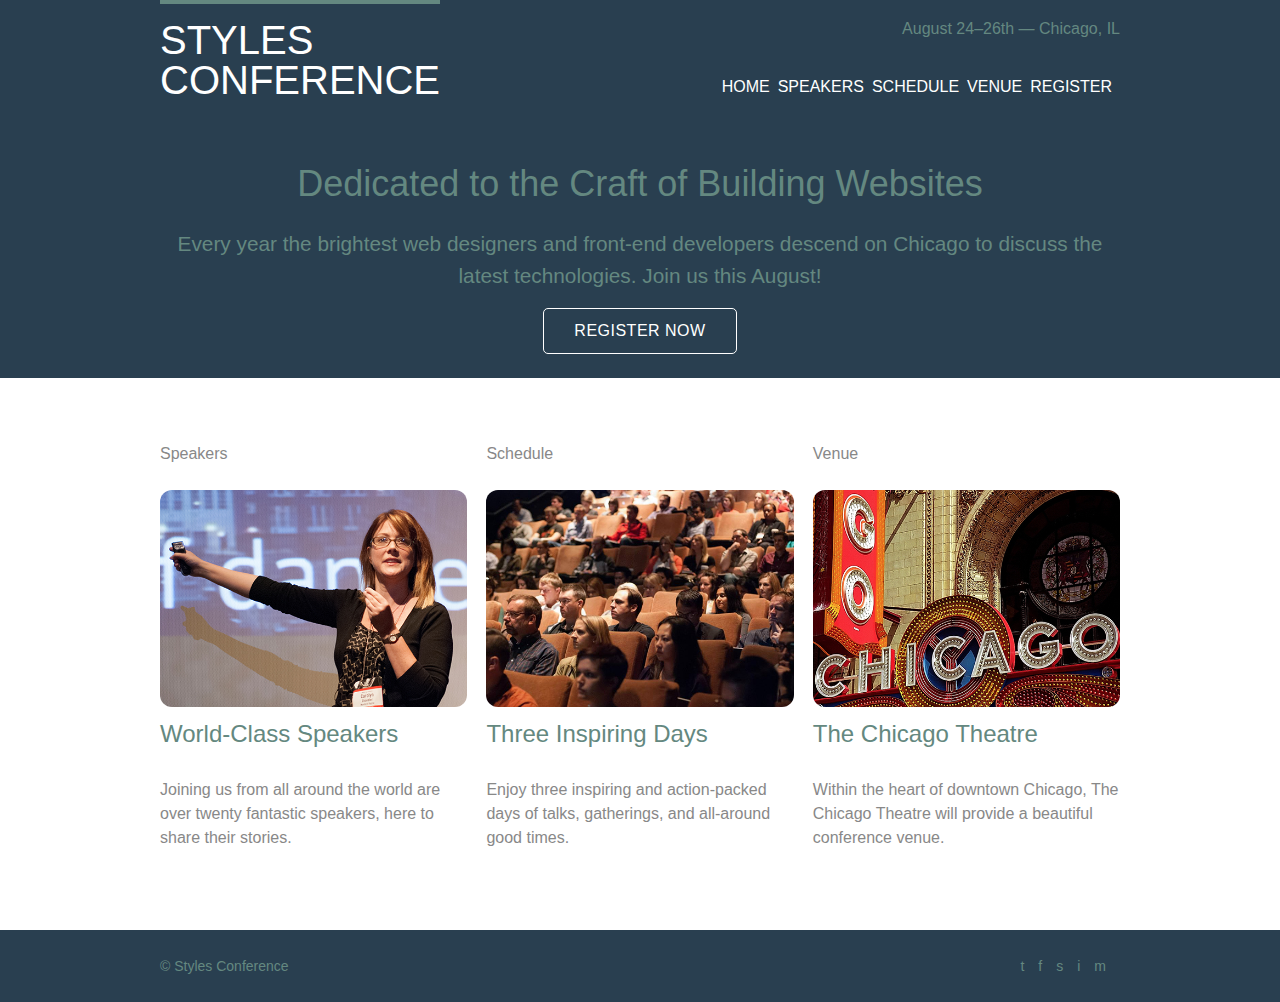
<file: starter/index.html>
<!DOCTYPE html>
<!--gebaseerd op https://github.com/cdoole/styles-conference-->
<html lang="en">
  <head>
    <meta charset="utf-8" />
    <meta name="viewport" content="width=device-width, initial-scale=1" />
    <title>Styles Conference</title>
    <link rel="stylesheet" href="assets/stylesheets/main.css" />
    <link rel="icon" href="favicon.ico" type="image/x-icon" />
  </head>

  <body id="home">
  
    <!-- Header -->
    <header>
      <h1>
        <a>Styles<br />Conference</a>
      </h1>
      <p>August 24&ndash;26th &mdash; Chicago, IL</p>
      <nav>
        <ul>
          <li><a>Home</a></li>
          <li><a href="speakers.html">Speakers</a></li>
          <li><a href="schedule.html">Schedule</a></li>
          <li><a href="venue.html">Venue</a></li>
          <li><a href="register.html">Register</a></li>
        </ul>
      </nav>
    </header>
    
    <!-- Lead -->
   
    <section class="lead">
      <h2>Dedicated to the Craft of Building Websites</h2>
      <p>
        Every year the brightest web designers and front-end developers descend
        on Chicago to discuss the latest technologies. Join us this August!
      </p>
      <a href="register.html" class="btn btn-alt btn-stripe">Register Now</a>
    </section>
    
    <!-- Main -->
   
    <main>
      <section>
        <p>Speakers</p>
        <a href="speakers.html">
            <img
              src="assets/images/home/speakers.jpg"
              alt="Professional Speaker"
            />
          <h3>World-Class Speakers</h3>
        </a>
        <p>
          Joining us from all around the world are over twenty fantastic
          speakers, here to share their stories.
        </p>
      </section>

      <section>
        <p>Schedule</p>
        <a href="schedule.html">
          <img
            src="assets/images/home/schedule.jpg"
            alt="Conference Attendees"
          />
          <h3>Three Inspiring Days</h3>
        </a>
        <p>
          Enjoy three inspiring and action-packed days of talks, gatherings, and
          all-around good times.
        </p>
      </section>

      <section>
        <p>Venue</p>
        <a href="venue.html">
          <img src="assets/images/home/venue.jpg" alt="The Chicago Theatre" />
          <h3>The Chicago Theatre</h3>
        </a>
        <p>
          Within the heart of downtown Chicago, The Chicago Theatre will provide
          a beautiful conference venue.
        </p>
      </section>
    </main>
   
    <!-- Footer -->
   
    <footer>
      <small>&copy; Styles Conference</small>
      <ul>
        <li><a>t</a></li>
        <li><a>f</a></li>
        <li><a>s</a></li>
        <li><a>i</a></li>
        <li><a>m</a></li>
      </ul>
    </footer>
 
  </body>
</html>
</file>
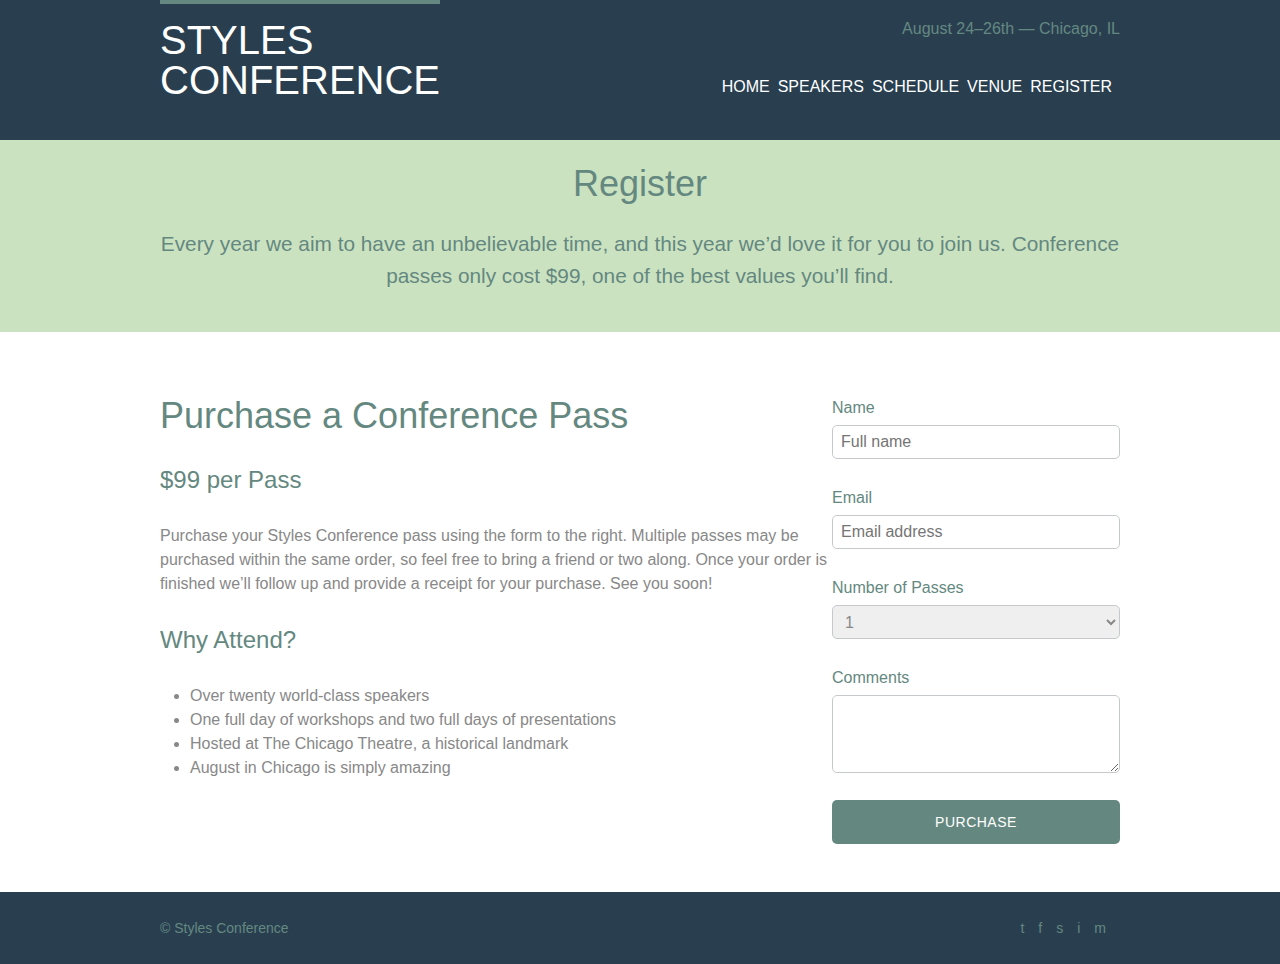
<file: starter/register.html>
<!DOCTYPE html>
<html lang="en">
  <head>
    <meta charset="UTF-8" />
    <meta name="viewport" content="width=device-width, initial-scale=1.0" />
    <title>Styles Conference</title>
    <link rel="stylesheet" href="assets/stylesheets/main.css" />
    <link rel="icon" href="favicon.ico" type="image/x-icon" />
  </head>
  <body>
    <!-- Header -->
    <header>
      
        <h1>
          <a>Styles <br />Conference</a>
        </h1>
        <p>August 24&ndash;26th &mdash; Chicago, IL</p>
        <nav>
          <ul>
            <li><a href="index.html">Home</a></li>
            <li><a href="speakers.html">Speakers</a></li>
            <li><a href="schedule.html">Schedule</a></li>
            <li><a href="venue.html">Venue</a></li>
            <li><a>Register</a></li>
          </ul>
        </nav>
      
    </header>

<!-- Lead -->

    <section class="lead">
      
        <h2>Register</h2>
        <p>
          Every year we aim to have an unbelievable time, and this year
          we&#8217;d love it for you to join us. Conference passes only cost
          $99, one of the best values you&#8217;ll find.
        </p>
      
    </section>

    <!-- Main content -->

    <main>
      <!-- Details -->
      
        <section class="register-info">
          <h2>Purchase a Conference Pass</h2>
          <h3>$99 per Pass</h3>

          <p>
            Purchase your Styles Conference pass using the form to the right.
            Multiple passes may be purchased within the same order, so feel free
            to bring a friend or two along. Once your order is finished
            we&#8217;ll follow up and provide a receipt for your purchase. See
            you soon!
          </p>

          <h3>Why Attend?</h3>

          <ul class="why-attend">
            <li>Over twenty world-class speakers</li>
            <li>
              One full day of workshops and two full days of presentations
            </li>
            <li>Hosted at The Chicago Theatre, a historical landmark</li>
            <li>August in Chicago is simply amazing</li>
          </ul>
        </section>

        <!--Registration form-->
        <form action="#" method="post">
          <label>
            Name
            <input type="text" name="name" placeholder="Full name" required />
          </label>

          <label>
            Email
            <input
              type="email"
              name="email"
              placeholder="Email address"
              required
            />
          </label>

          <label>
            Number of Passes
            <select name="quantity">
              <option value="1" selected>1</option>
              <option value="2">2</option>
              <option value="3">3</option>
              <option value="4">4</option>
              <option value="5">5</option>
            </select>
          </label>

          <label>
            Comments
            <textarea name="comments"></textarea>
          </label>

          <input
            class="btn btn-default"
            type="submit"
            name="submit"
            value="Purchase"
          />
        </form>
      
    </main>

    <!-- Footer -->
    <footer>
      
        <small>&copy; Styles Conference</small>
        <ul>
          <li><a>t</a></li>
          <li><a>f</a></li>
          <li><a>s</a></li>
          <li><a>i</a></li>
          <li><a>m</a></li>
        </ul>      
    </footer>
    
  </body>
</html>
</file>
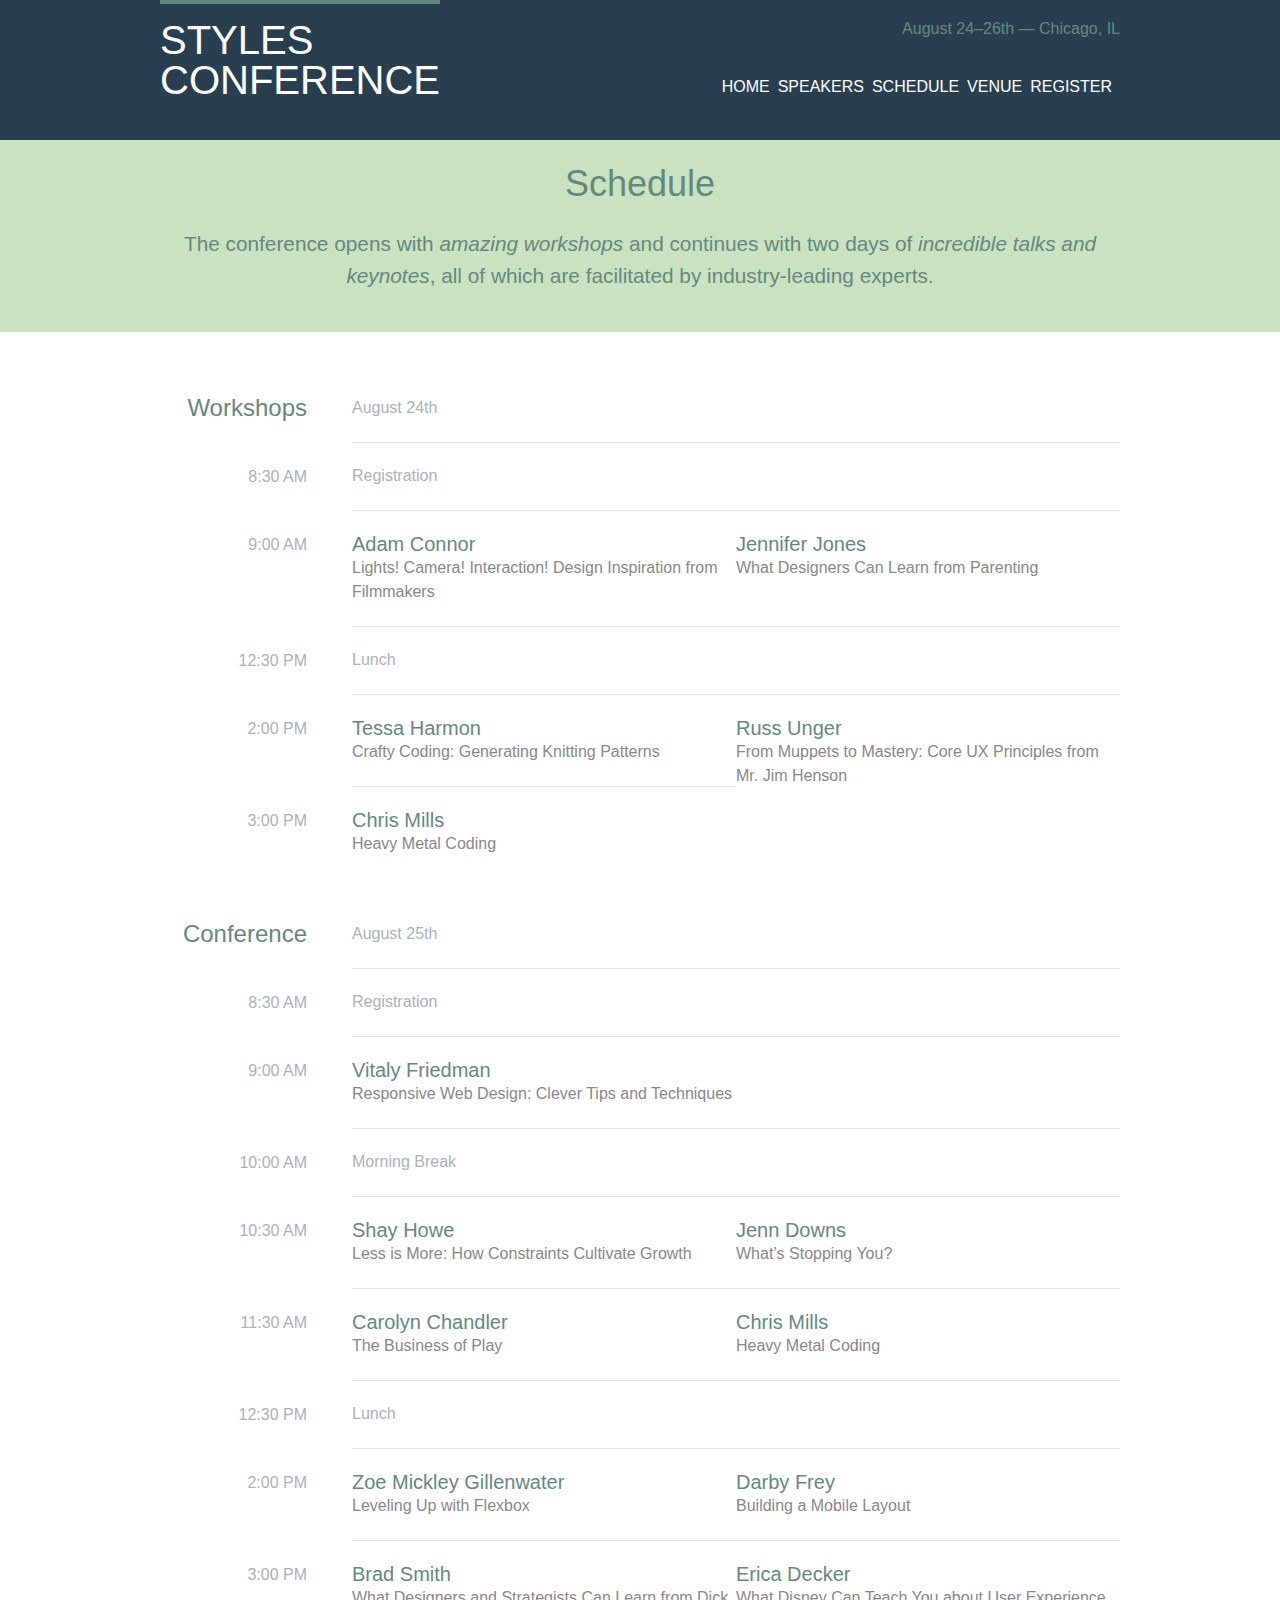
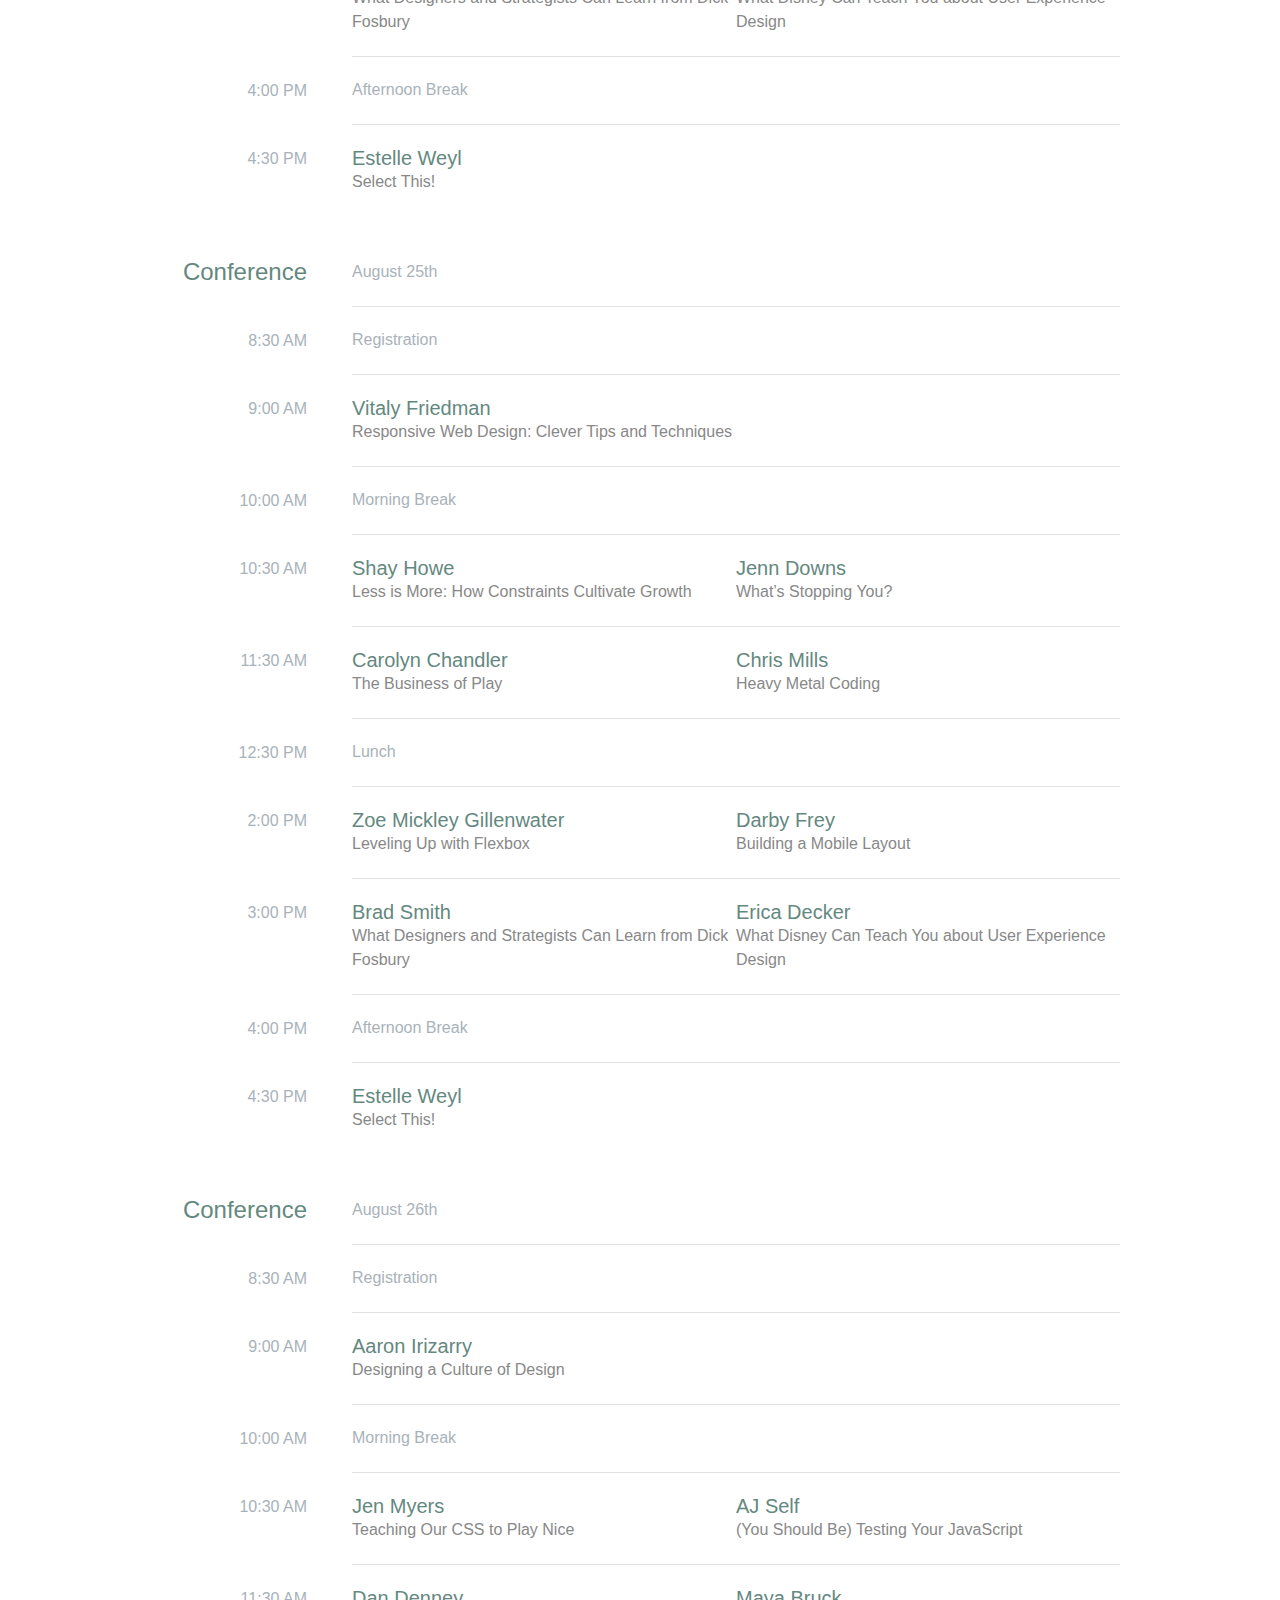
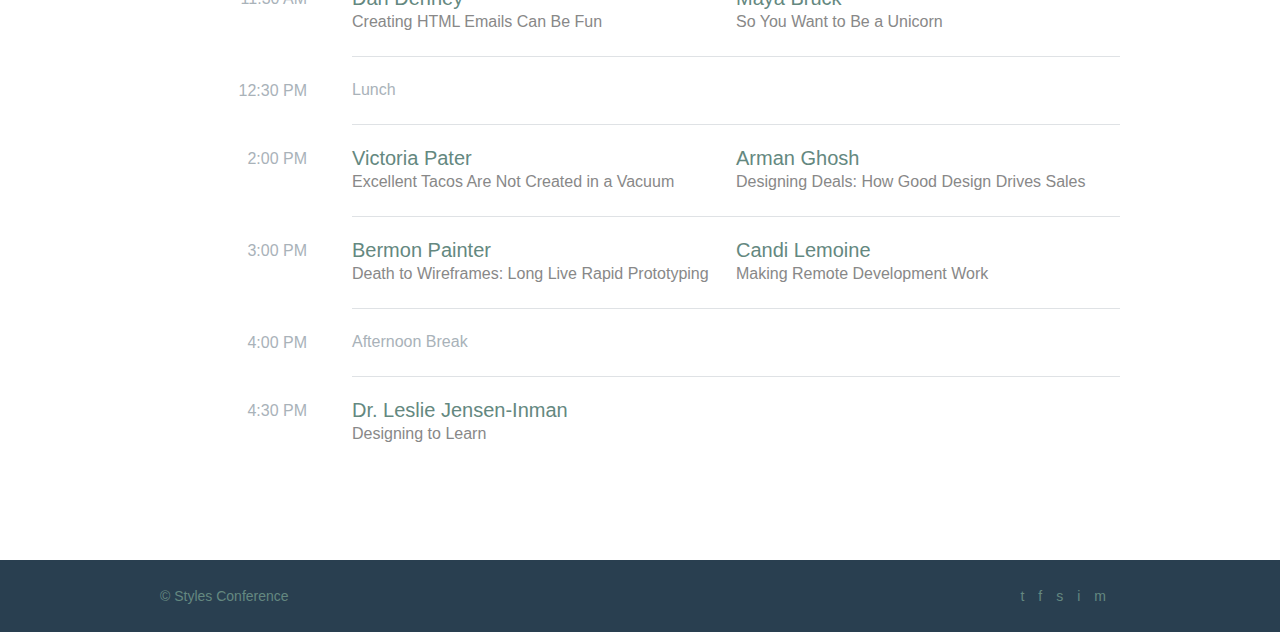
<file: starter/schedule.html>
<!DOCTYPE html>
<html lang="en">
  <head>
    <meta charset="UTF-8" />
    <meta name="viewport" content="width=device-width, initial-scale=1.0" />
    <title>Styles Conference</title>
    <link rel="stylesheet" href="assets/stylesheets/main.css" />
    <link rel="icon" href="favicon.ico" type="image/x-icon" />
  </head>

  <body>
    <!-- Header -->
     <header>
      <h1>
        <a href="index.html">Styles<br />Conference</a>
      </h1>
      <p>August 24&ndash;26th &mdash; Chicago, IL</p>
      <nav>
        <ul>
          <li><a href="index.html">Home</a></li>
          <li><a href="speakers.html">Speakers</a></li>
          <li><a>Schedule</a></li>
          <li><a href="venue.html">Venue</a></li>
          <li><a href="register.html">Register</a></li>
        </ul>
      </nav>
    </header>
   
    <!-- Lead -->
   
    <section class="lead">
      <h2>Schedule</h2>
      <p>
        The conference opens with <em>amazing workshops</em> and continues with
        two days of <em>incredible talks and keynotes</em>, all of which are
        facilitated by industry-leading experts.
      </p>
    </section>
   
    <!-- Main -->
 
    <main>
      <!-- Workshops -->
      <table>
        <thead>
          <tr>
            <th scope="row">Workshops</th>
            <td colspan="2" class="schedule-general">August 24th</td>
          </tr>
        </thead>
        <tbody>
          <tr>
            <th scope="row">
              <time datetime="08:30:00">8:30 AM</time>
            </th>
            <td colspan="2" class="schedule-general">Registration</td>
          </tr>
          <tr>
            <th scope="row">
              <time datetime="09:00:00">9:00 AM</time>
            </th>
            <td>
              <a href="speakers.html#adam-connor">
                <p>Adam Connor</p>
                Lights! Camera! Interaction! Design Inspiration from Filmmakers
              </a>
            </td>
            <td>
              <a href="speakers.html#jennifer-jones">
                <p>Jennifer Jones</p>
                What Designers Can Learn from Parenting
              </a>
            </td>
          </tr>
          <tr>
            <th scope="row">
              <time datetime="12:30:00">12:30 PM</time>
            </th>
            <td colspan="2" class="schedule-general">Lunch</td>
          </tr>

          <tr>
            <th scope="row">
              <time datetime="14:00">2:00 PM</time>
            </th>
            <td>
              <a href="speakers.html#tessa-harmon">
                <p>Tessa Harmon</p>
                Crafty Coding: Generating Knitting Patterns
              </a>
            </td>
            <td rowspan="2">
              <a href="speakers.html#russ-unger">
                <p>Russ Unger</p>
                From Muppets to Mastery: Core UX Principles from Mr. Jim Henson
              </a>
            </td>
          </tr>
          <tr>
            <th scope="row">
              <time datetime="15:00">3:00 PM</time>
            </th>
            <td>
              <a href="speakers.html#chris-mills">
                <p>Chris Mills</p>
                Heavy Metal Coding
              </a>
            </td>
          </tr>
        </tbody>
      </table>
      <!-- Conference -->
      <table>
        <thead>
          <tr>
            <th scope="row">Conference</th>
            <td colspan="2">August 25th</td>
          </tr>
        </thead>
        <tbody>
          <tr>
            <th scope="row">
              <time datetime="08:30:00">8:30 AM</time>
            </th>
            <td colspan="2">Registration</td>
          </tr>
          <tr>
            <th scope="row">
              <time datetime="09:00:00">9:00 AM</time>
            </th>
            <td colspan="2">
              <a href="speakers.html#vitaly-friedman">
                <p>Vitaly Friedman</p>
                Responsive Web Design: Clever Tips and Techniques
              </a>
            </td>
          </tr>
          <tr>
            <th scope="row">
              <time datetime="10:00:00">10:00 AM</time>
            </th>
            <td colspan="2">Morning Break</td>
          </tr>
          <tr>
            <th scope="row">
              <time datetime="10:30:00">10:30 AM</time>
            </th>
            <td>
              <a href="speakers.html#shay-howe">
                <p>Shay Howe</p>
                Less is More: How Constraints Cultivate Growth
              </a>
            </td>
            <td>
              <a href="speakers.html#jenn-downs">
                <p>Jenn Downs</p>
                What&#8217;s Stopping You?
              </a>
            </td>
          </tr>
          <tr>
            <th scope="row">
              <time datetime="11:30:00">11:30 AM</time>
            </th>
            <td>
              <a href="speakers.html#carolyn-chandler">
                <p>Carolyn Chandler</p>
                The Business of Play
              </a>
            </td>
            <td>
              <a href="speakers.html#chris-mills">
                <p>Chris Mills</p>
                Heavy Metal Coding
              </a>
            </td>
          </tr>
          <tr>
            <th scope="row">
              <time datetime="12:30:00">12:30 PM</time>
            </th>
            <td colspan="2">Lunch</td>
          </tr>
          <tr>
            <th scope="row">
              <time datetime="14:00">2:00 PM</time>
            </th>
            <td>
              <a href="speakers.html#zoe-mickley-gillenwater">
                <p>Zoe Mickley Gillenwater</p>
                Leveling Up with Flexbox
              </a>
            </td>
            <td>
              <a href="speakers.html#darby-frey">
                <p>Darby Frey</p>
                Building a Mobile Layout
              </a>
            </td>
          </tr>
          <tr>
            <th scope="row">
              <time datetime="15:00:00">3:00 PM</time>
            </th>
            <td>
              <a href="speakers.html#brad-smith">
                <p>Brad Smith</p>
                What Designers and Strategists Can Learn from Dick Fosbury
              </a>
            </td>
            <td>
              <a href="speakers.html#erica-decker">
                <p>Erica Decker</p>
                What Disney Can Teach You about User Experience Design
              </a>
            </td>
          </tr>
          <tr>
            <th scope="row">
              <time datetime="16:00:00">4:00 PM</time>
            </th>
            <td colspan="2" class="schedule-general">Afternoon Break</td>
          </tr>
          <tr>
            <th scope="row">
              <time datetime="16:30:00">4:30 PM</time>
            </th>
            <td colspan="2" class="schedule-general">
              <a href="speakers.html#estelle-weyl">
                <p>Estelle Weyl</p>
                Select This!
              </a>
            </td>
          </tr>
        </tbody>
      </table>
      <!-- Conference -->
      <table>
        <thead>
          <tr>
            <th scope="row">Conference</th>
            <td colspan="2" class="schedule-general">August 25th</td>
          </tr>
        </thead>
        <tbody>
          <tr>
            <th scope="row">
              <time datetime="08:30:00">8:30 AM</time>
            </th>
            <td colspan="2" class="schedule-general">Registration</td>
          </tr>
          <tr>
            <th scope="row">
              <time datetime="09:00:00">9:00 AM</time>
            </th>
            <td colspan="2">
              <a href="speakers.html#vitaly-friedman">
                <p>Vitaly Friedman</p>
                Responsive Web Design: Clever Tips and Techniques
              </a>
            </td>
          </tr>
          <tr>
            <th scope="row">
              <time datetime="10:00:00">10:00 AM</time>
            </th>
            <td colspan="2" class="schedule-general">Morning Break</td>
          </tr>
          <tr>
            <th scope="row">
              <time datetime="10:30:00">10:30 AM</time>
            </th>
            <td>
              <a href="speakers.html#shay-howe">
                <p>Shay Howe</p>
                Less is More: How Constraints Cultivate Growth
              </a>
            </td>
            <td>
              <a href="speakers.html#jenn-downs">
                <p>Jenn Downs</p>
                What&#8217;s Stopping You?
              </a>
            </td>
          </tr>
          <tr>
            <th scope="row">
              <time datetime="11:30:00">11:30 AM</time>
            </th>
            <td>
              <a href="speakers.html#carolyn-chandler">
                <p>Carolyn Chandler</p>
                The Business of Play
              </a>
            </td>
            <td>
              <a href="speakers.html#chris-mills">
                <p>Chris Mills</p>
                Heavy Metal Coding
              </a>
            </td>
          </tr>
          <tr>
            <th scope="row">
              <time datetime="12:30:00">12:30 PM</time>
            </th>
            <td colspan="2" class="schedule-general">Lunch</td>
          </tr>
          <tr>
            <th scope="row">
              <time datetime="14:00">2:00 PM</time>
            </th>
            <td>
              <a href="speakers.html#zoe-mickley-gillenwater">
                <p>Zoe Mickley Gillenwater</p>
                Leveling Up with Flexbox
              </a>
            </td>
            <td>
              <a href="speakers.html#darby-frey">
                <p>Darby Frey</p>
                Building a Mobile Layout
              </a>
            </td>
          </tr>
          <tr>
            <th scope="row">
              <time datetime="15:00:00">3:00 PM</time>
            </th>
            <td>
              <a href="speakers.html#brad-smith">
                <p>Brad Smith</p>
                What Designers and Strategists Can Learn from Dick Fosbury
              </a>
            </td>
            <td>
              <a href="speakers.html#erica-decker">
                <p>Erica Decker</p>
                What Disney Can Teach You about User Experience Design
              </a>
            </td>
          </tr>
          <tr>
            <th scope="row">
              <time datetime="16:00:00">4:00 PM</time>
            </th>
            <td colspan="2" class="schedule-general">Afternoon Break</td>
          </tr>
          <tr>
            <th scope="row">
              <time datetime="16:30:00">4:30 PM</time>
            </th>
            <td colspan="2">
              <a href="speakers.html#estelle-weyl">
                <p>Estelle Weyl</p>
                Select This!
              </a>
            </td>
          </tr>
        </tbody>
      </table>
      <!-- Conference -->
      <table>
        <thead>
          <tr>
            <th scope="row">Conference</th>
            <td colspan="2" class="schedule-general">August 26th</td>
          </tr>
        </thead>
        <tbody>
          <tr>
            <th scope="row">
              <time datetime="08:30:00">8:30 AM</time>
            </th>
            <td colspan="2" class="schedule-general">Registration</td>
          </tr>
          <tr>
            <th scope="row">
              <time datetime="09:00:00">9:00 AM</time>
            </th>
            <td colspan="2">
              <a href="speakers.html#aaron-irizarry">
                <p>Aaron Irizarry</p>
                Designing a Culture of Design
              </a>
            </td>
          </tr>
          <tr>
            <th scope="row">
              <time datetime="10:00:00">10:00 AM</time>
            </th>
            <td colspan="2" class="schedule-general">Morning Break</td>
          </tr>
          <tr>
            <th scope="row">
              <time datetime="10:30:00">10:30 AM</time>
            </th>
            <td>
              <a href="speakers.html#jen-myers">
                <p>Jen Myers</p>
                Teaching Our CSS to Play Nice
              </a>
            </td>
            <td>
              <a href="speakers.html#aj-self">
                <p>AJ Self</p>
                (You Should Be) Testing Your JavaScript
              </a>
            </td>
          </tr>
          <tr>
            <th scope="row">
              <time datetime="11:30:00">11:30 AM</time>
            </th>
            <td>
              <a href="speakers.html#dan-denney">
                <p>Dan Denney</p>
                Creating HTML Emails Can Be Fun
              </a>
            </td>
            <td>
              <a href="speakers.html#maya-bruck">
                <p>Maya Bruck</p>
                So You Want to Be a Unicorn
              </a>
            </td>
          </tr>
          <tr>
            <th scope="row">
              <time datetime="12:30:00">12:30 PM</time>
            </th>
            <td colspan="2" class="schedule-general">Lunch</td>
          </tr>
          <tr>
            <th scope="row">
              <time datetime="14:00">2:00 PM</time>
            </th>
            <td>
              <a href="speakers.html#victoria-pater">
                <p>Victoria Pater</p>
                Excellent Tacos Are Not Created in a Vacuum
              </a>
            </td>
            <td>
              <a href="speakers.html#arman-ghosh">
                <p>Arman Ghosh</p>
                Designing Deals: How Good Design Drives Sales
              </a>
            </td>
          </tr>
          <tr>
            <th scope="row">
              <time datetime="15:00:00">3:00 PM</time>
            </th>
            <td>
              <a href="speakers.html#bermon-painter">
                <p>Bermon Painter</p>
                Death to Wireframes: Long Live Rapid Prototyping
              </a>
            </td>
            <td>
              <a href="speakers.html#candi-lemoine">
                <p>Candi Lemoine</p>
                Making Remote Development Work
              </a>
            </td>
          </tr>
          <tr>
            <th scope="row">
              <time datetime="16:00:00">4:00 PM</time>
            </th>
            <td colspan="2" class="schedule-general">Afternoon Break</td>
          </tr>
          <tr>
            <th scope="row">
              <time datetime="16:30:00">4:30 PM</time>
            </th>
            <td colspan="2">
              <a href="speakers.html#leslie-jensen-inman">
                <p>Dr. Leslie Jensen-Inman</p>
                Designing to Learn
              </a>
            </td>
          </tr>
        </tbody>
      </table>
    </main>
   
    <!-- Footer -->
  
    <footer>
      <small>&copy; Styles Conference</small>
      <ul>
        <li><a>t</a></li>
        <li><a>f</a></li>
        <li><a>s</a></li>
        <li><a>i</a></li>
        <li><a>m</a></li>
      </ul>
    </footer>
  
  </body>
</html>
</file>
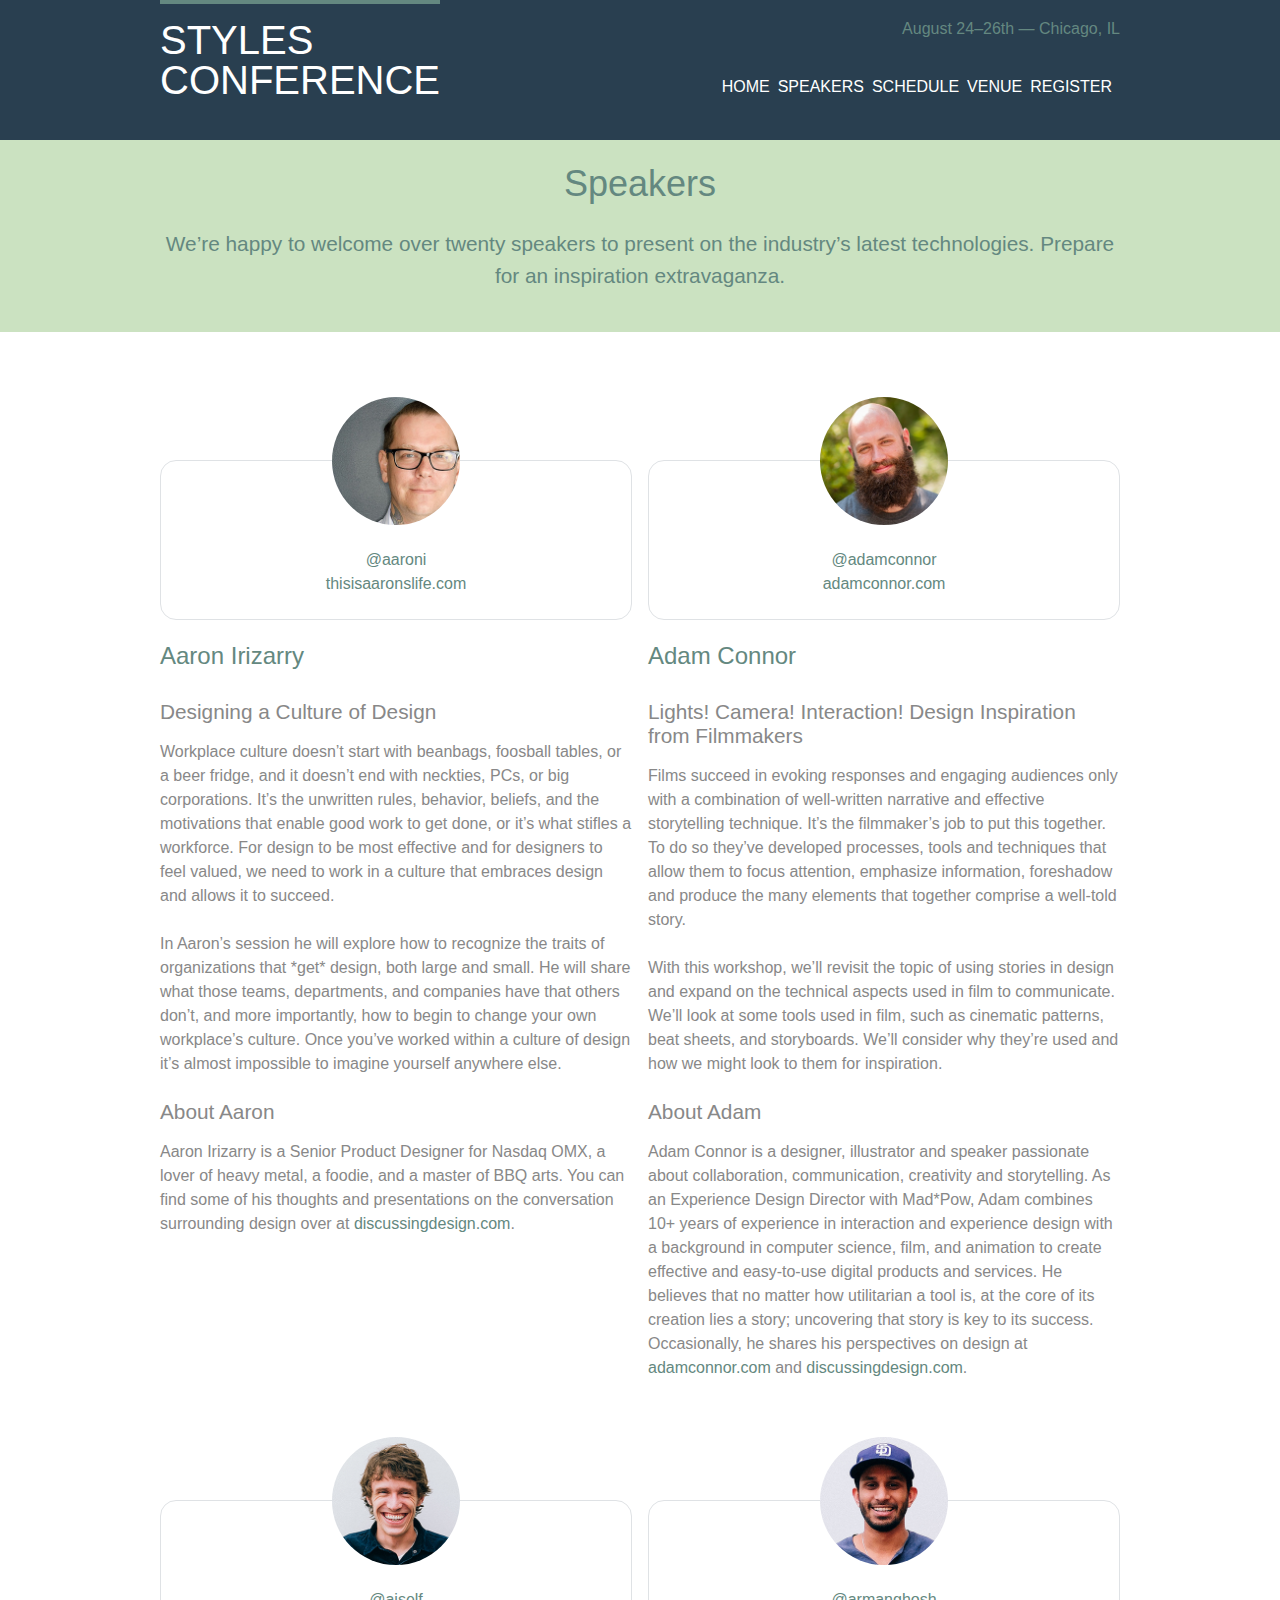
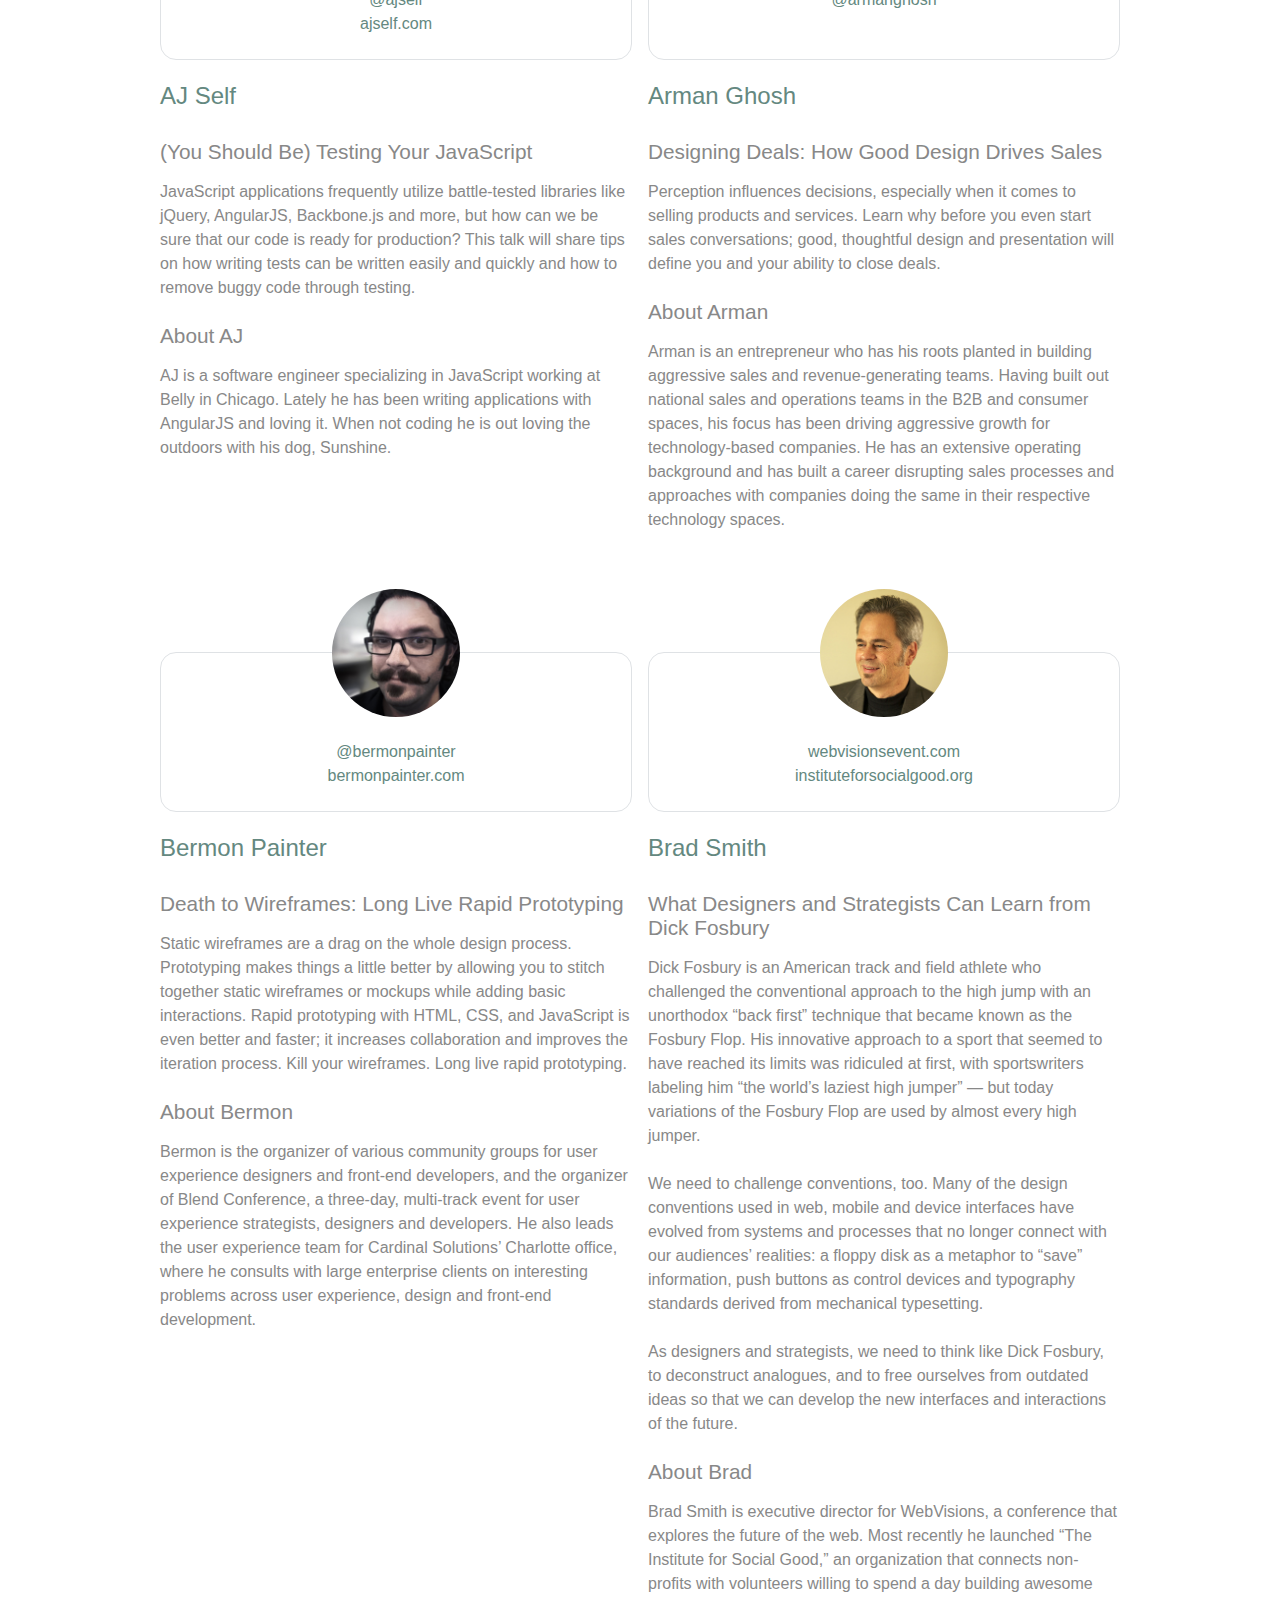
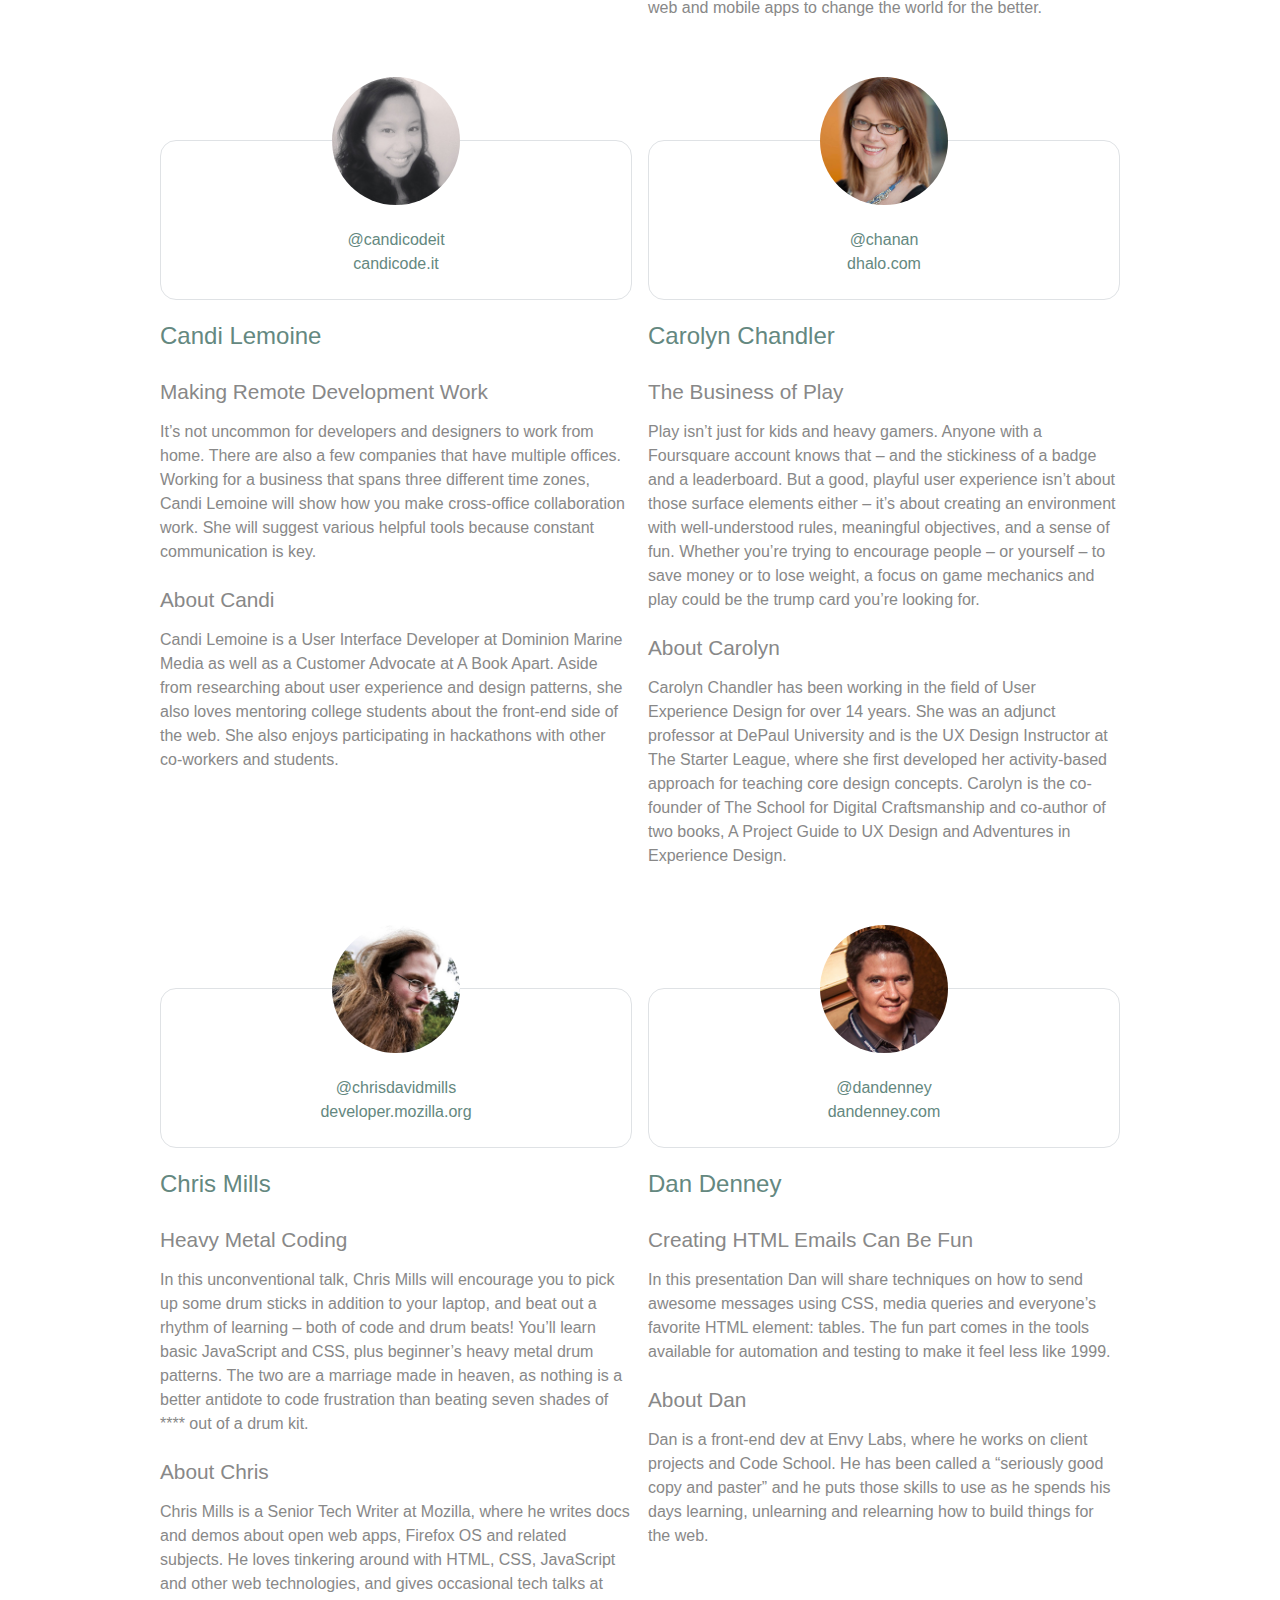
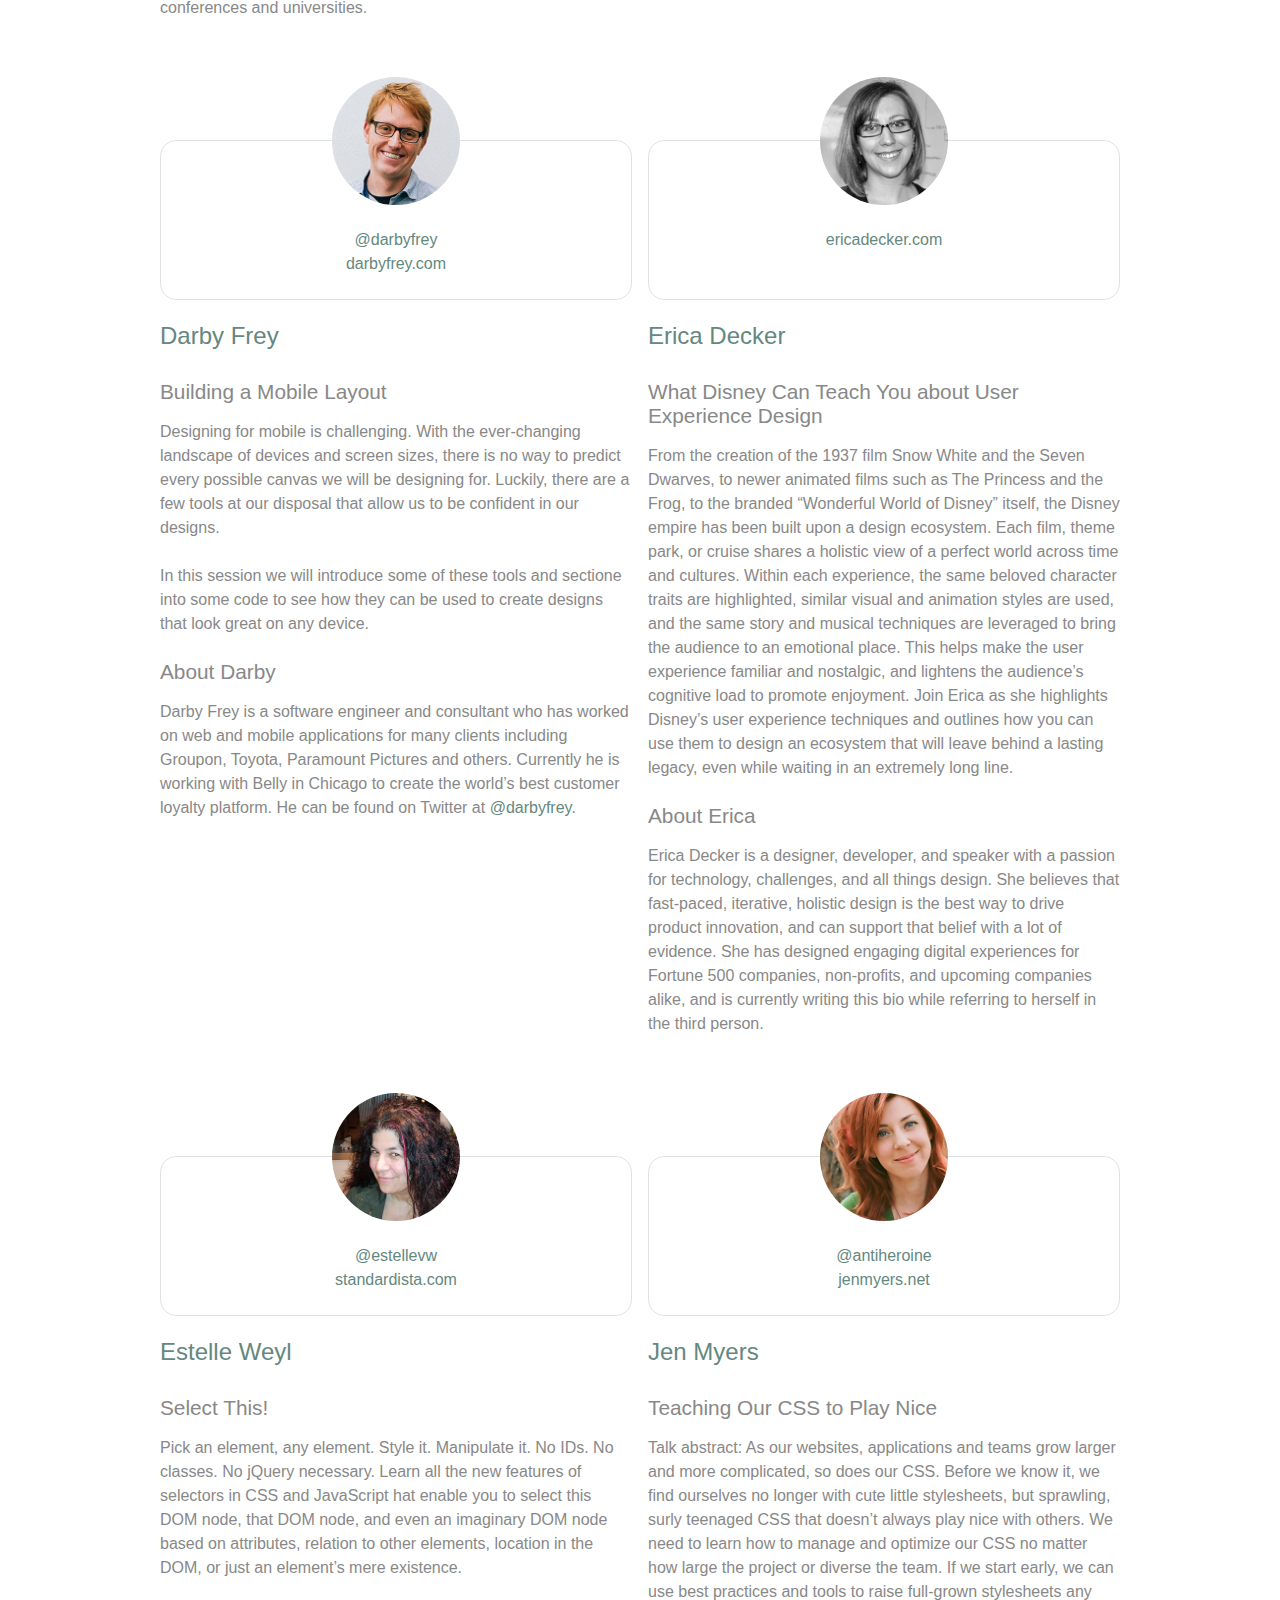
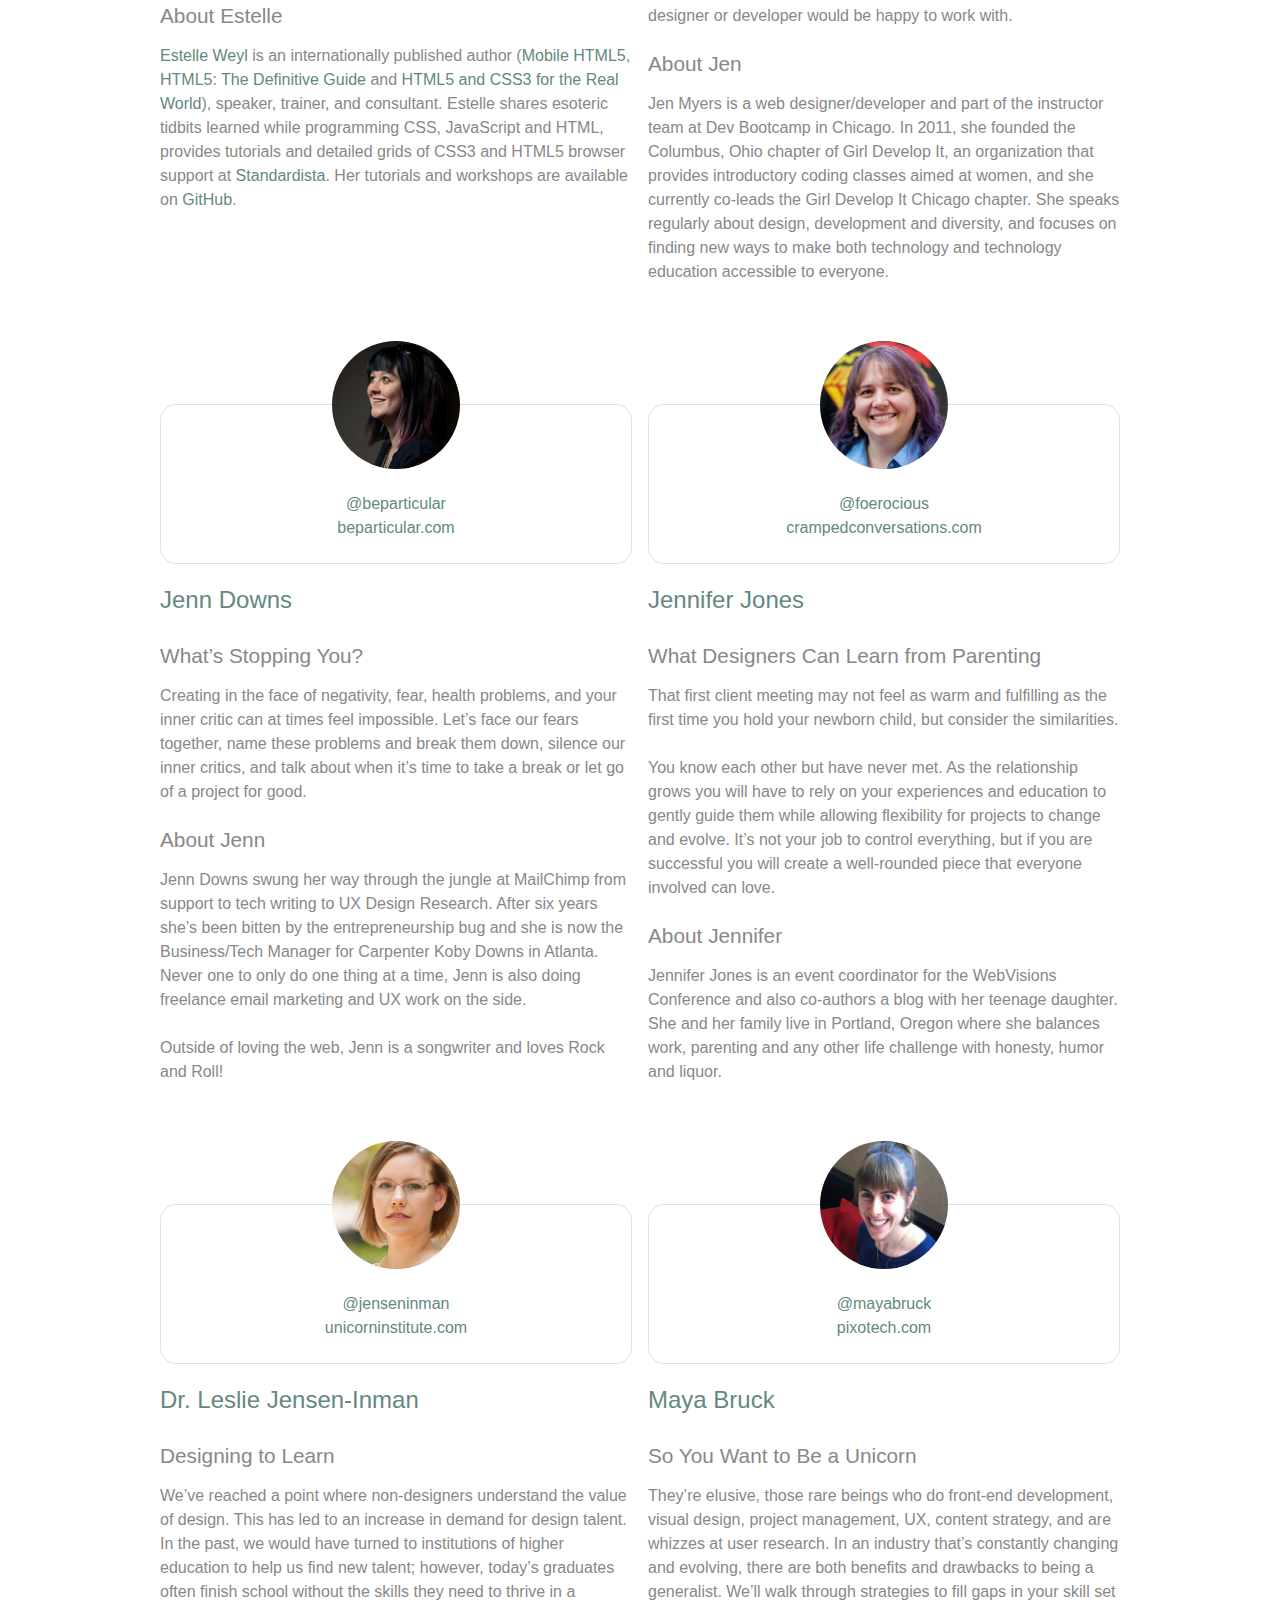
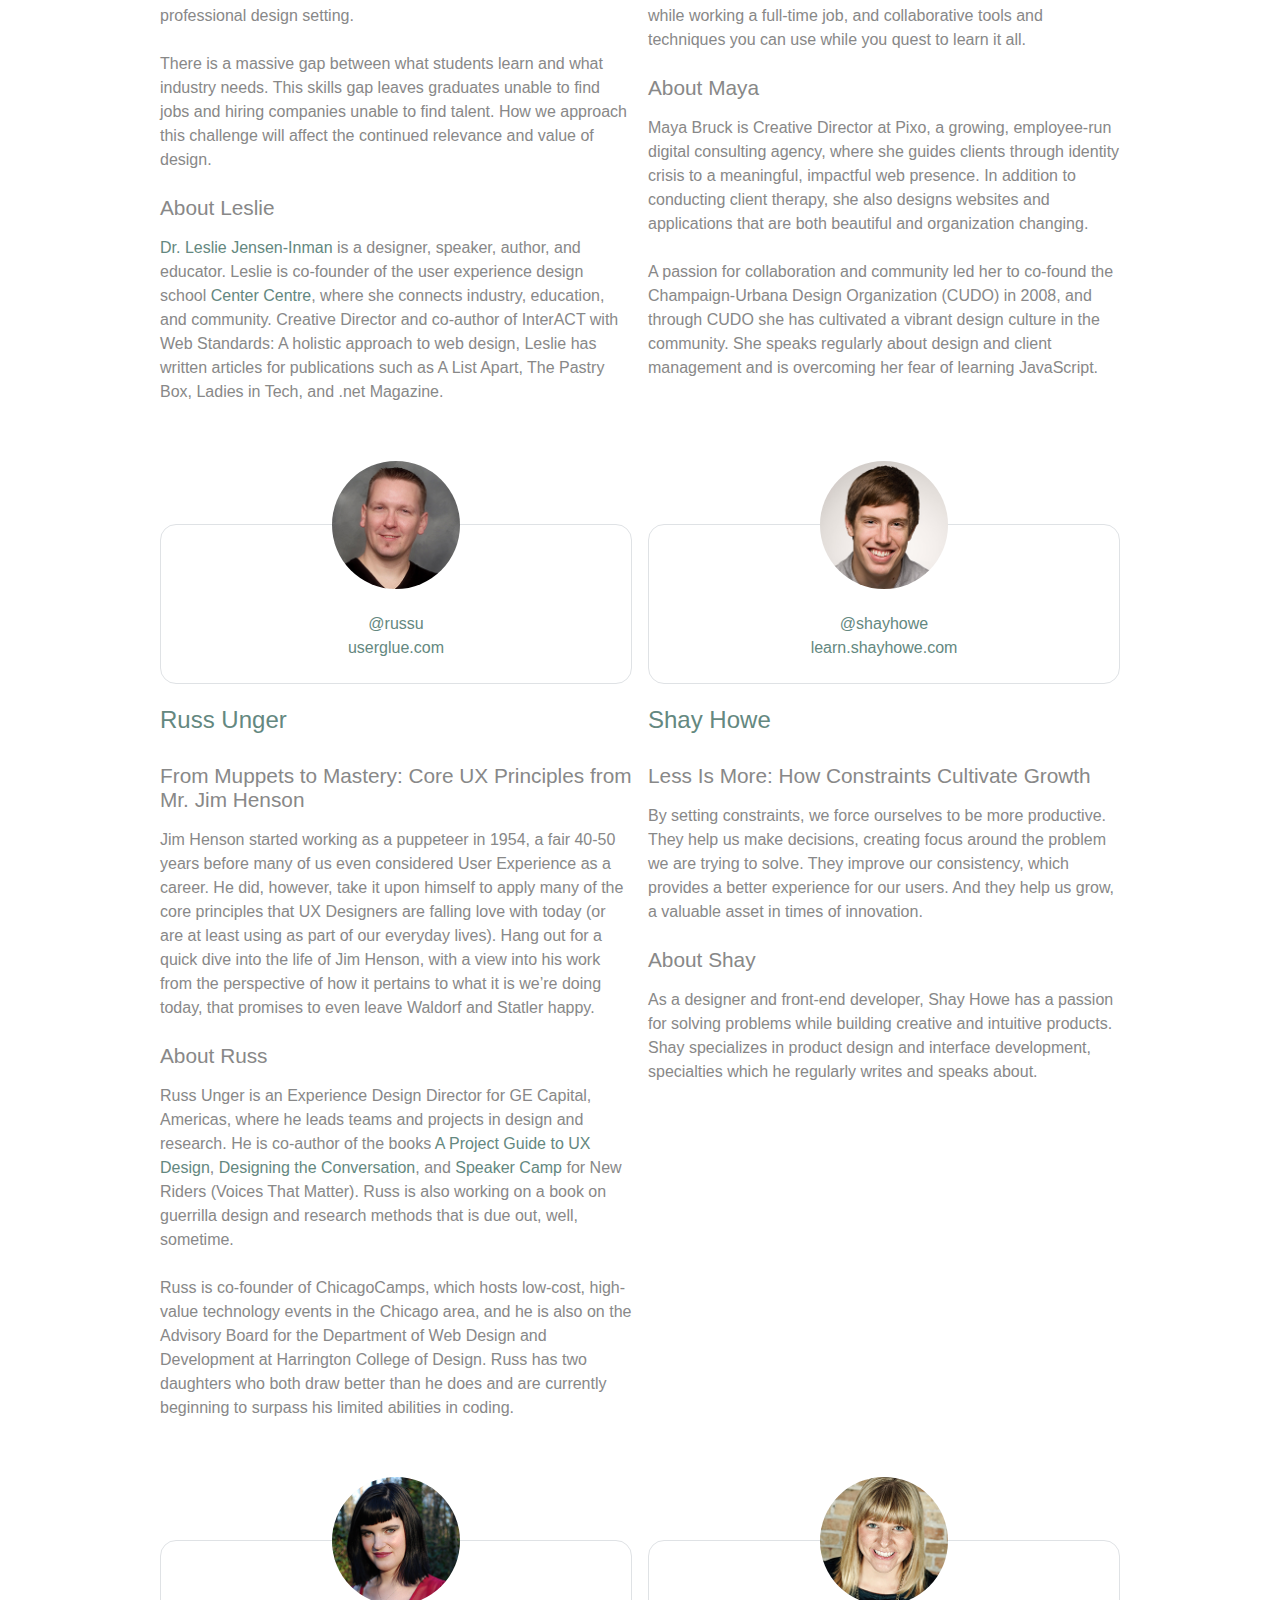
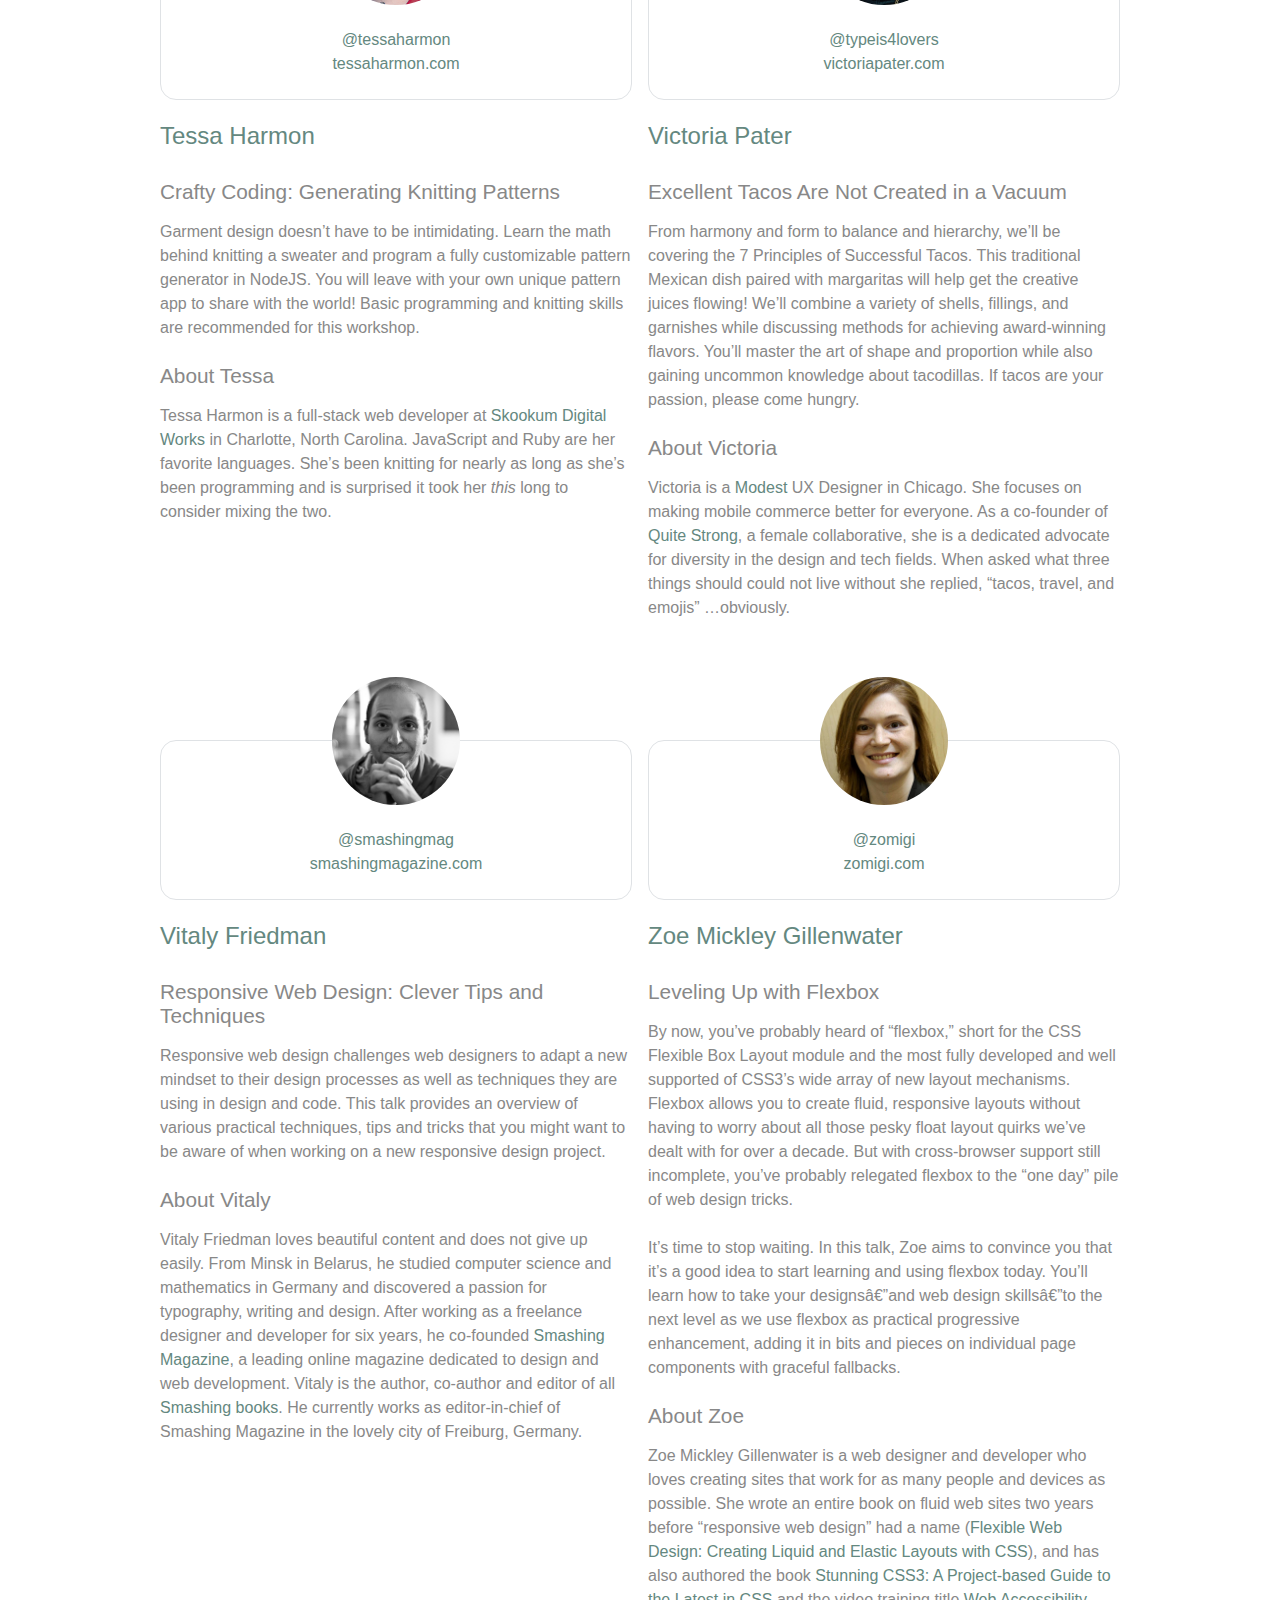
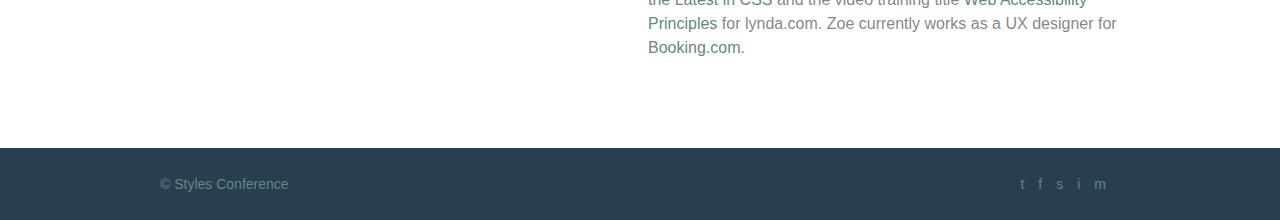
<file: starter/speakers.html>
<!DOCTYPE html>
<html lang="en">

<head>
  <meta charset="utf-8" />
  <meta name="viewport" content="width=device-width, initial-scale=1">
  <title>Speakers - Styles Conference</title>
  <link rel="icon" href="favicon.ico" type="image/x-icon" />
  <link rel="stylesheet" href="assets/stylesheets/main.css" />
</head>

<body>
  <!-- header -->
  
  <header>    
      <h1>
        <a href="index.html">Styles <br />
          Conference</a>
      </h1>

      <p>August 24&ndash;26th &mdash; Chicago, IL</p>

      <nav>
        <ul>
          <li><a href="index.html">Home</a></li>
          <li><a>Speakers</a></li>
          <li><a href="schedule.html">Schedule</a></li>
          <li><a href="venue.html">Venue</a></li>
          <li><a href="register.html">Register</a></li>
        </ul>
      </nav>
    
  </header>

  <!-- Lead -->

  <section class="lead">    
      <h2>Speakers</h2>
      <p>
        We&#8217;re happy to welcome over twenty speakers to present on the
        industry&#8217;s latest technologies. Prepare for an inspiration
        extravaganza.
      </p>
    
  </section>

  <!-- Main content -->

  <main id="speakers">    
      <!-- Aaron Irizarry -->
      <article id="aaron-irizarry">
        <section>
          <h3>Aaron Irizarry</h3>
          <h4>Designing a Culture of Design</h4>
          <p>
            Workplace culture doesn&#8217;t start with beanbags, foosball
            tables, or a beer fridge, and it doesn&#8217;t end with neckties,
            PCs, or big corporations. It&#8217;s the unwritten rules,
            behavior, beliefs, and the motivations that enable good work to
            get done, or it&#8217;s what stifles a workforce. For design to be
            most effective and for designers to feel valued, we need to work
            in a culture that
            <span>embraces design and allows it to succeed.</span>
          </p>

          <p>
            In Aaron&#8217;s session he will explore how to recognize the
            traits of organizations that *get* design, both large and small.
            He will share what those teams, departments, and companies have
            that others don&#8217;t, and more importantly, how to begin to
            change your own workplace&#8217;s culture. Once you&#8217;ve
            worked within a culture of design it&#8217;s almost impossible to
            imagine yourself anywhere else.
          </p>

          <h4>About Aaron</h4>

          <p>
            Aaron Irizarry is a Senior Product Designer for Nasdaq OMX, a
            lover of heavy metal, a foodie, and a master of BBQ arts. You can
            find some of his thoughts and presentations on the conversation
            surrounding design over at
            <a href="http://www.discussingdesign.com/">discussingdesign.com</a>.
          </p>
        </section>
        <figure>
          <img src="assets/images/speakers/aaron-irizarry.jpg" alt="Aaron Irizarry" />
          <figcaption>
            <ul>
              <li><a href="https://twitter.com/aaroni">@aaroni</a></li>
              <li><a href="http://www.thisisaaronslife.com/">thisisaaronslife.com</a></li>
            </ul>
          </figcaption>
        </figure>
      </article>
      <!-- Adam Connor -->
      <article id="adam-connor">
        <section>
          <h3>Adam Connor</h3>
          <h4>
            Lights! Camera! Interaction! Design Inspiration from Filmmakers
          </h4>

          <p>
            Films succeed in evoking responses and engaging audiences only
            with a combination of well-written narrative and effective
            storytelling technique. It&#8217;s the filmmaker&#8217;s job to
            put this together. To do so they&#8217;ve developed processes,
            tools and techniques that allow them to focus attention, emphasize
            information, foreshadow and produce the many elements that
            together comprise a well-told story.
          </p>

          <p>
            With this workshop, we&#8217;ll revisit the topic of using stories
            in design and expand on the technical aspects used in film to
            communicate. We&#8217;ll look at some tools used in film, such as
            cinematic patterns, beat sheets, and storyboards. We&#8217;ll
            consider why they&#8217;re used and how we might look to them for
            inspiration.
          </p>

          <h4>About Adam</h4>

          <p>
            Adam Connor is a designer, illustrator and speaker passionate
            about collaboration, communication, creativity and storytelling.
            As an Experience Design Director with Mad*Pow, Adam combines 10+
            years of experience in interaction and experience design with a
            background in computer science, film, and animation to create
            effective and easy-to-use digital products and services. He
            believes that no matter how utilitarian a tool is, at the core of
            its creation lies a story; uncovering that story is key to its
            success. Occasionally, he shares his perspectives on design at
            <a href="http://adamconnor.com/">adamconnor.com</a> and
            <a href="http://www.discussingdesign.com/">discussingdesign.com</a>.
          </p>
        </section>
        <figure>
          <img src="assets/images/speakers/adam-connor.jpg" alt="Adam Connor" />

          <figcaption>
            <ul>
              <li>
                <a href="https://twitter.com/adamconnor">@adamconnor</a>
              </li>
              <li><a href="http://adamconnor.com/">adamconnor.com</a></li>
            </ul>
          </figcaption>
        </figure>
      </article>
      <!-- AJ Self -->
      <article id="aj-self">
        <section>
          <h3>AJ Self</h3>
          <h4>(You Should Be) Testing Your JavaScript</h4>

          <p>
            JavaScript applications frequently utilize battle-tested libraries
            like jQuery, AngularJS, Backbone.js and more, but how can we be
            sure that our code is ready for production? This talk will share
            tips on how writing tests can be written easily and quickly and
            how to remove buggy code through testing.
          </p>

          <h4>About AJ</h4>

          <p>
            AJ is a software engineer specializing in JavaScript working at
            Belly in Chicago. Lately he has been writing applications with
            AngularJS and loving it. When not coding he is out loving the
            outdoors with his dog, Sunshine.
          </p>
        </section>
        <figure>
          <img src="assets/images/speakers/aj-self.jpg" alt="AJ Self" />

          <figcaption>
            <ul>
              <li><a href="https://twitter.com/ajself">@ajself</a></li>
              <li><a href="http://www.ajself.com/">ajself.com</a></li>
            </ul>
          </figcaption>
        </figure>
      </article>
      <!-- Arman Ghosh -->
      <article id="arman-ghosh">
        <section>
          <h3>Arman Ghosh</h3>
          <h4>Designing Deals: How Good Design Drives Sales</h4>

          <p>
            Perception influences decisions, especially when it comes to
            selling products and services. Learn why before you even start
            sales conversations; good, thoughtful design and presentation will
            define you and your ability to close deals.
          </p>

          <h4>About Arman</h4>

          <p>
            Arman is an entrepreneur who has his roots planted in building
            aggressive sales and revenue-generating teams. Having built out
            national sales and operations teams in the B2B and consumer
            spaces, his focus has been driving aggressive growth for
            technology-based companies. He has an extensive operating
            background and has built a career disrupting sales processes and
            approaches with companies doing the same in their respective
            technology spaces.
          </p>
        </section>
        <figure>
          <img src="assets/images/speakers/arman-ghosh.jpg" alt="Arman Ghosh" />

          <figcaption>
            <ul>
              <li>
                <a href="https://twitter.com/armanghosh">@armanghosh</a>
              </li>
            </ul>
          </figcaption>
        </figure>
      </article>
      <!-- Bermon Painter -->
      <article id="bermon-painter">
        <section>
          <h3>Bermon Painter</h3>
          <h4>Death to Wireframes: Long Live Rapid Prototyping</h4>

          <p>
            Static wireframes are a drag on the whole design process.
            Prototyping makes things a little better by allowing you to stitch
            together static wireframes or mockups while adding basic
            interactions. Rapid prototyping with HTML, CSS, and JavaScript is
            even better and faster; it increases collaboration and improves
            the iteration process. Kill your wireframes. Long live rapid
            prototyping.
          </p>

          <h4>About Bermon</h4>

          <p>
            Bermon is the organizer of various community groups for user
            experience designers and front-end developers, and the organizer
            of Blend Conference, a three-day, multi-track event for user
            experience strategists, designers and developers. He also leads
            the user experience team for Cardinal Solutions&#8217; Charlotte
            office, where he consults with large enterprise clients on
            interesting problems across user experience, design and front-end
            development.
          </p>
        </section>
        <figure>
          <img src="assets/images/speakers/bermon-painter.jpg" alt="Bermon Painter" />

          <figcaption>
            <ul>
              <li>
                <a href="https://twitter.com/bermonpainter">@bermonpainter</a>
              </li>
              <li>
                <a href="http://bermonpainter.com/">bermonpainter.com</a>
              </li>
            </ul>
          </figcaption>
        </figure>
      </article>
      <!-- Brad Smith -->
      <article id="brad-smith">
        <section>
          <h3>Brad Smith</h3>
          <h4>What Designers and Strategists Can Learn from Dick Fosbury</h4>

          <p>
            Dick Fosbury is an American track and field athlete who challenged
            the conventional approach to the high jump with an unorthodox
            &#8220;back first&#8221; technique that became known as the
            Fosbury Flop. His innovative approach to a sport that seemed to
            have reached its limits was ridiculed at first, with sportswriters
            labeling him &#8220;the world&#8217;s laziest high jumper&#8221;
            &#8212; but today variations of the Fosbury Flop are used by
            almost every high jumper.
          </p>

          <p>
            We need to challenge conventions, too. Many of the design
            conventions used in web, mobile and device interfaces have evolved
            from systems and processes that no longer connect with our
            audiences&#8217; realities: a floppy disk as a metaphor to
            &#8220;save&#8221; information, push buttons as control devices
            and typography standards derived from mechanical typesetting.
          </p>

          <p>
            As designers and strategists, we need to think like Dick Fosbury,
            to deconstruct analogues, and to free ourselves from outdated
            ideas so that we can develop the new interfaces and interactions
            of the future.
          </p>

          <h4>About Brad</h4>

          <p>
            Brad Smith is executive director for WebVisions, a conference that
            explores the future of the web. Most recently he launched
            &#8220;The Institute for Social Good,&#8221; an organization that
            connects non-profits with volunteers willing to spend a day
            building awesome web and mobile apps to change the world for the
            better.
          </p>
        </section>
        <figure>
          <img src="assets/images/speakers/brad-smith.jpg" alt="Brad Smith" />

          <figcaption>
            <ul>
              <li>
                <a href="http://www.webvisionsevent.com/">webvisionsevent.com</a>
              </li>
              <li>
                <a href="http://www.instituteforsocialgood.org/">instituteforsocialgood.org</a>
              </li>
            </ul>
          </figcaption>
        </figure>
      </article>
      <!-- Candi Lemoine -->
      <article id="candi-lemoine">
        <section>
          <h3>Candi Lemoine</h3>
          <h4>Making Remote Development Work</h4>

          <p>
            It&#8217;s not uncommon for developers and designers to work from
            home. There are also a few companies that have multiple offices.
            Working for a business that spans three different time zones,
            Candi Lemoine will show how you make cross-office collaboration
            work. She will suggest various helpful tools because constant
            communication is key.
          </p>

          <h4>About Candi</h4>

          <p>
            Candi Lemoine is a User Interface Developer at Dominion Marine
            Media as well as a Customer Advocate at A Book Apart. Aside from
            researching about user experience and design patterns, she also
            loves mentoring college students about the front-end side of the
            web. She also enjoys participating in hackathons with other
            co-workers and students.
          </p>
        </section>
        <figure>
          <img src="assets/images/speakers/candi-lemoine.jpg" alt="Candi Lemoine" />

          <figcaption>
            <ul>
              <li>
                <a href="https://twitter.com/candicodeit">@candicodeit</a>
              </li>
              <li><a href="http://candicode.it/">candicode.it</a></li>
            </ul>
          </figcaption>
        </figure>
      </article>
      <!-- Carolyn Chandler -->
      <article id="carolyn-chandler">
        <section>
          <h3>Carolyn Chandler</h3>
          <h4>The Business of Play</h4>

          <p>
            Play isn&#8217;t just for kids and heavy gamers. Anyone with a
            Foursquare account knows that &#8211; and the stickiness of a
            badge and a leaderboard. But a good, playful user experience
            isn&#8217;t about those surface elements either &#8211; it&#8217;s
            about creating an environment with well-understood rules,
            meaningful objectives, and a sense of fun. Whether you&#8217;re
            trying to encourage people &#8211; or yourself &#8211; to save
            money or to lose weight, a focus on game mechanics and play could
            be the trump card you&#8217;re looking for.
          </p>

          <h4>About Carolyn</h4>

          <p>
            Carolyn Chandler has been working in the field of User Experience
            Design for over 14 years. She was an adjunct professor at DePaul
            University and is the UX Design Instructor at The Starter League,
            where she first developed her activity-based approach for teaching
            core design concepts. Carolyn is the co-founder of The School for
            Digital Craftsmanship and co-author of two books,
            <cite>A Project Guide to UX Design</cite> and
            <cite>Adventures in Experience Design</cite>.
          </p>
        </section>
        <figure>
          <img src="assets/images/speakers/carolyn-chandler.jpg" alt="Carolyn Chandler" />

          <figcaption>
            <ul>
              <li><a href="https://twitter.com/chanan">@chanan</a></li>
              <li><a href="http://www.dhalo.com/">dhalo.com</a></li>
            </ul>
          </figcaption>
        </figure>
      </article>
      <!-- Chris Mills -->
      <article id="chris-mills">
        <section>
          <h3>Chris Mills</h3>
          <h4>Heavy Metal Coding</h4>

          <p>
            In this unconventional talk, Chris Mills will encourage you to
            pick up some drum sticks in addition to your laptop, and beat out
            a rhythm of learning &#8211; both of code and drum beats!
            You&#8217;ll learn basic JavaScript and CSS, plus beginner&#8217;s
            heavy metal drum patterns. The two are a marriage made in heaven,
            as nothing is a better antidote to code frustration than beating
            seven shades of **** out of a drum kit.
          </p>

          <h4>About Chris</h4>

          <p>
            Chris Mills is a Senior Tech Writer at Mozilla, where he writes
            docs and demos about open web apps, Firefox OS and related
            subjects. He loves tinkering around with HTML, CSS, JavaScript and
            other web technologies, and gives occasional tech talks at
            conferences and universities.
          </p>
        </section>
        <figure>
          <img src="assets/images/speakers/chris-mills.jpg" alt="Chris Mills" />

          <figcaption>
            <ul>
              <li>
                <a href="https://twitter.com/chrisdavidmills">@chrisdavidmills</a>
              </li>
              <li>
                <a href="https://developer.mozilla.org/">developer.mozilla.org</a>
              </li>
            </ul>
          </figcaption>
        </figure>
      </article>
      <!-- Dan Denney -->
      <article id="dan-denney">
        <section>
          <h3>Dan Denney</h3>
          <h4>Creating HTML Emails Can Be Fun</h4>

          <p>
            In this presentation Dan will share techniques on how to send
            awesome messages using CSS, media queries and everyone&#8217;s
            favorite HTML element: tables. The fun part comes in the tools
            available for automation and testing to make it feel less like
            1999.
          </p>

          <h4>About Dan</h4>

          <p>
            Dan is a front-end dev at Envy Labs, where he works on client
            projects and Code School. He has been called a &#8220;seriously
            good copy and paster&#8221; and he puts those skills to use as he
            spends his days learning, unlearning and relearning how to build
            things for the web.
          </p>
        </section>
        <figure>
          <img src="assets/images/speakers/dan-denney.jpg" alt="Dan Denney" />

          <figcaption>
            <ul>
              <li><a href="https://twitter.com/dandenney">@dandenney</a></li>
              <li><a href="http://dandenney.com/">dandenney.com</a></li>
            </ul>
          </figcaption>
        </figure>
      </article>
      <!-- Darby Frey -->
      <article id="darby-frey">
        <section>
          <h3>Darby Frey</h3>
          <h4>Building a Mobile Layout</h4>

          <p>
            Designing for mobile is challenging. With the ever-changing
            landscape of devices and screen sizes, there is no way to predict
            every possible canvas we will be designing for. Luckily, there are
            a few tools at our disposal that allow us to be confident in our
            designs.
          </p>

          <p>
            In this session we will introduce some of these tools and sectione
            into some code to see how they can be used to create designs that
            look great on any device.
          </p>

          <h4>About Darby</h4>

          <p>
            Darby Frey is a software engineer and consultant who has worked on
            web and mobile applications for many clients including Groupon,
            Toyota, Paramount Pictures and others. Currently he is working
            with Belly in Chicago to create the world&#8217;s best customer
            loyalty platform. He can be found on Twitter at
            <a href="https://twitter.com/darbyfrey">@darbyfrey</a>.
          </p>
        </section>
        <figure>
          <img src="assets/images/speakers/darby-frey.jpg" alt="Darby Frey" />

          <figcaption>
            <ul>
              <li><a href="https://twitter.com/darbyfrey">@darbyfrey</a></li>
              <li><a href="http://darbyfrey.com/">darbyfrey.com</a></li>
            </ul>
          </figcaption>
        </figure>
      </article>
      <!-- Erica Decker -->
      <article id="erica-decker">
        <section>
          <h3>Erica Decker</h3>
          <h4>What Disney Can Teach You about User Experience Design</h4>

          <p>
            From the creation of the 1937 film
            <cite>Snow White and the Seven Dwarves</cite>, to newer animated
            films such as <cite>The Princess and the Frog</cite>, to the
            branded &#8220;Wonderful World of Disney&#8221; itself, the Disney
            empire has been built upon a design ecosystem. Each film, theme
            park, or cruise shares a holistic view of a perfect world across
            time and cultures. Within each experience, the same beloved
            character traits are highlighted, similar visual and animation
            styles are used, and the same story and musical techniques are
            leveraged to bring the audience to an emotional place. This helps
            make the user experience familiar and nostalgic, and lightens the
            audience&#8217;s cognitive load to promote enjoyment. Join Erica
            as she highlights Disney&#8217;s user experience techniques and
            outlines how you can use them to design an ecosystem that will
            leave behind a lasting legacy, even while waiting in an extremely
            long line.
          </p>

          <h4>About Erica</h4>

          <p>
            Erica Decker is a designer, developer, and speaker with a passion
            for technology, challenges, and all things design. She believes
            that fast-paced, iterative, holistic design is the best way to
            drive product innovation, and can support that belief with a lot
            of evidence. She has designed engaging digital experiences for
            Fortune 500 companies, non-profits, and upcoming companies alike,
            and is currently writing this bio while referring to herself in
            the third person.
          </p>
        </section>
        <figure>
          <img src="assets/images/speakers/erica-decker.jpg" alt="Erica Decker" />

          <figcaption>
            <ul>
              <li><a href="http://ericadecker.com/">ericadecker.com</a></li>
            </ul>
          </figcaption>
        </figure>
      </article>
      <!-- Estelle Weyl -->
      <article id="estelle-weyl">
        <section>
          <h3>Estelle Weyl</h3>
          <h4>Select This!</h4>

          <p>
            Pick an element, any element. Style it. Manipulate it. No IDs. No
            classes. No jQuery necessary. Learn all the new features of
            selectors in CSS and JavaScript hat enable you to select this DOM
            node, that DOM node, and even an imaginary DOM node based on
            attributes, relation to other elements, location in the DOM, or
            just an element&#8217;s mere existence.
          </p>

          <h4>About Estelle</h4>

          <p>
            <a href="https://twitter.com/estellevw">Estelle Weyl</a> is an
            internationally published author (<cite><a href="http://shop.oreilly.com/product/0636920021711.do">Mobile
                HTML5</a></cite>,
            <cite><a href="http://shop.oreilly.com/product/0636920018063.do">HTML5: The Definitive Guide</a></cite>
            and
            <cite><a href="http://shop.oreilly.com/product/9780980846904.do">HTML5 and CSS3 for the Real
                World</a></cite>), speaker, trainer, and consultant. Estelle shares esoteric
            tidbits learned while programming CSS, JavaScript and HTML,
            provides tutorials and detailed grids of CSS3 and HTML5 browser
            support at
            <a href="http://www.standardista.com/">Standardista</a>. Her
            tutorials and workshops are available on
            <a href="http://estelle.github.io/">GitHub</a>.
          </p>
        </section>
        <figure>
          <img src="assets/images/speakers/estelle-weyl.jpg" alt="Estelle Weyl" />

          <figcaption>
            <ul>
              <li><a href="https://twitter.com/estellevw">@estellevw</a></li>
              <li><a href="http://standardista.com/">standardista.com</a></li>
            </ul>
          </figcaption>
        </figure>
      </article>
      <!-- Jen Myers -->
      <article id="jen-myers">
        <section>
          <h3>Jen Myers</h3>
          <h4>Teaching Our CSS to Play Nice</h4>

          <p>
            Talk abstract: As our websites, applications and teams grow larger
            and more complicated, so does our CSS. Before we know it, we find
            ourselves no longer with cute little stylesheets, but sprawling,
            surly teenaged CSS that doesn&#8217;t always play nice with
            others. We need to learn how to manage and optimize our CSS no
            matter how large the project or diverse the team. If we start
            early, we can use best practices and tools to raise full-grown
            stylesheets any designer or developer would be happy to work with.
          </p>

          <h4>About Jen</h4>

          <p>
            Jen Myers is a web designer/developer and part of the instructor
            team at Dev Bootcamp in Chicago. In 2011, she founded the
            Columbus, Ohio chapter of Girl Develop It, an organization that
            provides introductory coding classes aimed at women, and she
            currently co-leads the Girl Develop It Chicago chapter. She speaks
            regularly about design, development and diversity, and focuses on
            finding new ways to make both technology and technology education
            accessible to everyone.
          </p>
        </section>
        <figure>
          <img src="assets/images/speakers/jen-myers.jpg" alt="Jen Myers" />

          <figcaption>
            <ul>
              <li>
                <a href="https://twitter.com/antiheroine">@antiheroine</a>
              </li>
              <li><a href="http://jenmyers.net/">jenmyers.net</a></li>
            </ul>
          </figcaption>
        </figure>
      </article>
      <!-- Jenn Downs -->
      <article id="jenn-downs">
        <section>
          <h3>Jenn Downs</h3>
          <h4>What&#8217;s Stopping You?</h4>

          <p>
            Creating in the face of negativity, fear, health problems, and
            your inner critic can at times feel impossible. Let&#8217;s face
            our fears together, name these problems and break them down,
            silence our inner critics, and talk about when it&#8217;s time to
            take a break or let go of a project for good.
          </p>

          <h4>About Jenn</h4>

          <p>
            Jenn Downs swung her way through the jungle at MailChimp from
            support to tech writing to UX Design Research. After six years
            she&#8217;s been bitten by the entrepreneurship bug and she is now
            the Business/Tech Manager for Carpenter Koby Downs in Atlanta.
            Never one to only do one thing at a time, Jenn is also doing
            freelance email marketing and UX work on the side.
          </p>

          <p>
            Outside of loving the web, Jenn is a songwriter and loves Rock and
            Roll!
          </p>
        </section>
        <figure>
          <img src="assets/images/speakers/jenn-downs.jpg" alt="Jenn Downs" />

          <figcaption>
            <ul>
              <li>
                <a href="https://twitter.com/beparticular">@beparticular</a>
              </li>
              <li><a href="http://beparticular.com/">beparticular.com</a></li>
            </ul>
          </figcaption>
        </figure>
      </article>
      <!-- Jennifer Jones -->
      <article id="jennifer-jones">
        <section>
          <h3>Jennifer Jones</h3>
          <h4>What Designers Can Learn from Parenting</h4>

          <p>
            That first client meeting may not feel as warm and fulfilling as
            the first time you hold your newborn child, but consider the
            similarities.
          </p>

          <p>
            You know each other but have never met. As the relationship grows
            you will have to rely on your experiences and education to gently
            guide them while allowing flexibility for projects to change and
            evolve. It&#8217;s not your job to control everything, but if you
            are successful you will create a well-rounded piece that everyone
            involved can love.
          </p>

          <h4>About Jennifer</h4>

          <p>
            Jennifer Jones is an event coordinator for the WebVisions
            Conference and also co-authors a blog with her teenage daughter.
            She and her family live in Portland, Oregon where she balances
            work, parenting and any other life challenge with honesty, humor
            and liquor.
          </p>
        </section>
        <figure>
          <img src="assets/images/speakers/jennifer-jones.jpg" alt="Jennifer Jones" />

          <figcaption>
            <ul>
              <li>
                <a href="https://twitter.com/Foerocious">@foerocious</a>
              </li>
              <li>
                <a href="http://crampedconversations.com/">crampedconversations.com</a>
              </li>
            </ul>
          </figcaption>
        </figure>
      </article>
      <!-- Leslie Jensen-Inman -->
      <article id="leslie-jensen-inman">
        <section>
          <h3>Dr. Leslie Jensen-Inman</h3>
          <h4>Designing to Learn</h4>

          <p>
            We&#8217;ve reached a point where non-designers understand the
            value of design. This has led to an increase in demand for design
            talent. In the past, we would have turned to institutions of
            higher education to help us find new talent; however,
            today&#8217;s graduates often finish school without the skills
            they need to thrive in a professional design setting.
          </p>

          <p>
            There is a massive gap between what students learn and what
            industry needs. This skills gap leaves graduates unable to find
            jobs and hiring companies unable to find talent. How we approach
            this challenge will affect the continued relevance and value of
            design.
          </p>

          <h4>About Leslie</h4>

          <p>
            <a href="http://www.jenseninman.com">Dr. Leslie Jensen-Inman</a>
            is a designer, speaker, author, and educator. Leslie is co-founder
            of the user experience design school
            <a href="http://www.centercentre.com">Center Centre</a>, where she
            connects industry, education, and community. Creative Director and
            co-author of
            <cite>InterACT with Web Standards: A holistic approach to web
              design</cite>, Leslie has written articles for publications such as
            <cite>A List Apart</cite>, <cite>The Pastry Box</cite>,
            <cite>Ladies in Tech</cite>, and <cite>.net Magazine</cite>.
          </p>
        </section>
        <figure>
          <img src="assets/images/speakers/leslie-jensen-inman.jpg" alt="Leslie Jensen-Inman" />

          <figcaption>
            <ul>
              <li>
                <a href="https://twitter.com/jenseninman">@jenseninman</a>
              </li>
              <li>
                <a href="http://unicorninstitute.com/">unicorninstitute.com</a>
              </li>
            </ul>
          </figcaption>
        </figure>
      </article>
      <!-- Maya Bruck -->
      <article id="maya-bruck">
        <section>
          <h3>Maya Bruck</h3>
          <h4>So You Want to Be a Unicorn</h4>

          <p>
            They&#8217;re elusive, those rare beings who do front-end
            development, visual design, project management, UX, content
            strategy, and are whizzes at user research. In an industry
            that&#8217;s constantly changing and evolving, there are both
            benefits and drawbacks to being a generalist. We&#8217;ll walk
            through strategies to fill gaps in your skill set while working a
            full-time job, and collaborative tools and techniques you can use
            while you quest to learn it all.
          </p>

          <h4>About Maya</h4>

          <p>
            Maya Bruck is Creative Director at Pixo, a growing, employee-run
            digital consulting agency, where she guides clients through
            identity crisis to a meaningful, impactful web presence. In
            addition to conducting client therapy, she also designs websites
            and applications that are both beautiful and organization
            changing.
          </p>

          <p>
            A passion for collaboration and community led her to co-found the
            Champaign-Urbana Design Organization (CUDO) in 2008, and through
            CUDO she has cultivated a vibrant design culture in the community.
            She speaks regularly about design and client management and is
            overcoming her fear of learning JavaScript.
          </p>
        </section>
        <figure>
          <img src="assets/images/speakers/maya-bruck.jpg" alt="Maya Bruck" />

          <figcaption>
            <ul>
              <li><a href="https://twitter.com/mayabruck">@mayabruck</a></li>
              <li><a href="http://pixotech.com/">pixotech.com</a></li>
            </ul>
          </figcaption>
        </figure>
      </article>
      <!-- Russ Unger -->
      <article id="russ-unger">
        <section>
          <h3>Russ Unger</h3>
          <h4>
            From Muppets to Mastery: Core UX Principles from Mr. Jim Henson
          </h4>

          <p>
            Jim Henson started working as a puppeteer in 1954, a fair 40-50
            years before many of us even considered User Experience as a
            career. He did, however, take it upon himself to apply many of the
            core principles that UX Designers are falling love with today (or
            are at least using as part of our everyday lives). Hang out for a
            quick dive into the life of Jim Henson, with a view into his work
            from the perspective of how it pertains to what it is we&#8217;re
            doing today, that promises to even leave Waldorf and Statler
            happy.
          </p>

          <h4>About Russ</h4>

          <p>
            Russ Unger is an Experience Design Director for GE Capital,
            Americas, where he leads teams and projects in design and
            research. He is co-author of the books
            <cite><a href="http://projectuxd.com/">A Project Guide to UX Design</a></cite>,
            <cite><a href="http://www.designingtheconversation.com/">Designing the Conversation</a></cite>, and
            <cite><a href="http://speakercampbook.com/">Speaker Camp</a></cite>
            for New Riders (Voices That Matter). Russ is also working on a
            book on guerrilla design and research methods that is due out,
            well, sometime.
          </p>

          <p>
            Russ is co-founder of ChicagoCamps, which hosts low-cost,
            high-value technology events in the Chicago area, and he is also
            on the Advisory Board for the Department of Web Design and
            Development at Harrington College of Design. Russ has two
            daughters who both draw better than he does and are currently
            beginning to surpass his limited abilities in coding.
          </p>
        </section>
        <figure>
          <img src="assets/images/speakers/russ-unger.jpg" alt="Russ Unger" />

          <figcaption>
            <ul>
              <li><a href="https://twitter.com/russu">@russu</a></li>
              <li><a href="http://www.userglue.com/">userglue.com</a></li>
            </ul>
          </figcaption>
        </figure>
      </article>
      <!-- Shay Howe -->
      <article id="shay-howe">
        <section>
          <h3>Shay Howe</h3>
          <h4>Less Is More: How Constraints Cultivate Growth</h4>

          <p>
            By setting constraints, we force ourselves to be more productive.
            They help us make decisions, creating focus around the problem we
            are trying to solve. They improve our consistency, which provides
            a better experience for our users. And they help us grow, a
            valuable asset in times of innovation.
          </p>

          <h4>About Shay</h4>

          <p>
            As a designer and front-end developer, Shay Howe has a passion for
            solving problems while building creative and intuitive products.
            Shay specializes in product design and interface development,
            specialties which he regularly writes and speaks about.
          </p>
        </section>
        <figure>
          <img src="assets/images/speakers/shay-howe.jpg" alt="Shay Howe" />

          <figcaption>
            <ul>
              <li><a href="https://twitter.com/shayhowe">@shayhowe</a></li>
              <li>
                <a href="http://learn.shayhowe.com/">learn.shayhowe.com</a>
              </li>
            </ul>
          </figcaption>
        </figure>
      </article>
      <!-- Tessa Harmon -->
      <article id="tessa-harmon">
        <section>
          <h3>Tessa Harmon</h3>
          <h4>Crafty Coding: Generating Knitting Patterns</h4>

          <p>
            Garment design doesn&#8217;t have to be intimidating. Learn the
            math behind knitting a sweater and program a fully customizable
            pattern generator in NodeJS. You will leave with your own unique
            pattern app to share with the world! Basic programming and
            knitting skills are recommended for this workshop.
          </p>

          <h4>About Tessa</h4>

          <p>
            Tessa Harmon is a full-stack web developer at
            <a href="http://www.skookum.com/">Skookum Digital Works</a> in
            Charlotte, North Carolina. JavaScript and Ruby are her favorite
            languages. She&#8217;s been knitting for nearly as long as
            she&#8217;s been programming and is surprised it took her
            <em>this</em> long to consider mixing the two.
          </p>
        </section>
        <figure>
          <img src="assets/images/speakers/tessa-harmon.jpg" alt="Tessa Harmon" />

          <figcaption>
            <ul>
              <li>
                <a href="https://twitter.com/tessaharmon">@tessaharmon</a>
              </li>
              <li><a href="http://tessaharmon.com/">tessaharmon.com</a></li>
            </ul>
          </figcaption>
        </figure>
      </article>
      <!-- Victoria Pater -->
      <article id="victoria-pater">
        <section>
          <h3>Victoria Pater</h3>
          <h4>Excellent Tacos Are Not Created in a Vacuum</h4>

          <p>
            From harmony and form to balance and hierarchy, we&#8217;ll be
            covering the 7 Principles of Successful Tacos. This traditional
            Mexican dish paired with margaritas will help get the creative
            juices flowing! We&#8217;ll combine a variety of shells, fillings,
            and garnishes while discussing methods for achieving award-winning
            flavors. You&#8217;ll master the art of shape and proportion while
            also gaining uncommon knowledge about tacodillas. If tacos are
            your passion, please come hungry.
          </p>

          <h4>About Victoria</h4>

          <p>
            Victoria is a <a href="http://www.modest.com/">Modest</a> UX
            Designer in Chicago. She focuses on making mobile commerce better
            for everyone. As a co-founder of
            <a href="http://quitestrong.com/">Quite Strong</a>, a female
            collaborative, she is a dedicated advocate for diversity in the
            design and tech fields. When asked what three things should could
            not live without she replied, &#8220;tacos, travel, and
            emojis&#8221; &#8230;obviously.
          </p>
        </section>
        <figure>
          <img src="assets/images/speakers/victoria-pater.jpg" alt="Victoria Pater" />

          <figcaption>
            <ul>
              <li>
                <a href="https://twitter.com/typeis4lovers">@typeis4lovers</a>
              </li>
              <li>
                <a href="http://victoriapater.com/">victoriapater.com</a>
              </li>
            </ul>
          </figcaption>
        </figure>
      </article>
      <!-- Vitaly Friedman -->
      <article id="vitaly-friedman">
        <section>
          <h3>Vitaly Friedman</h3>
          <h4>Responsive Web Design: Clever Tips and Techniques</h4>

          <p>
            Responsive web design challenges web designers to adapt a new
            mindset to their design processes as well as techniques they are
            using in design and code. This talk provides an overview of
            various practical techniques, tips and tricks that you might want
            to be aware of when working on a new responsive design project.
          </p>

          <h4>About Vitaly</h4>

          <p>
            Vitaly Friedman loves beautiful content and does not give up
            easily. From Minsk in Belarus, he studied computer science and
            mathematics in Germany and discovered a passion for typography,
            writing and design. After working as a freelance designer and
            developer for six years, he co-founded
            <cite><a href="http://smashingmagazine.com/">Smashing Magazine</a></cite>, a leading online magazine
            dedicated to design and web
            development. Vitaly is the author, co-author and editor of all
            <a href="https://shop.smashingmagazine.com">Smashing books</a>. He
            currently works as editor-in-chief of
            <cite>Smashing Magazine</cite> in the lovely city of Freiburg,
            Germany.
          </p>
        </section>
        <figure>
          <img src="assets/images/speakers/vitaly-friedman.jpg" alt="Vitaly Friedman" />

          <figcaption>
            <ul>
              <li>
                <a href="https://twitter.com/smashingmag">@smashingmag</a>
              </li>
              <li>
                <a href="http://smashingmagazine.com/">smashingmagazine.com</a>
              </li>
            </ul>
          </figcaption>
        </figure>
      </article>
      <!-- Zoe Mickley Gillenwater -->
      <article id="zoe-mickley-gillenwater">
        <section>
          <h3>Zoe Mickley Gillenwater</h3>
          <h4>Leveling Up with Flexbox</h4>

          <p>
            By now, you&#8217;ve probably heard of &#8220;flexbox,&#8221;
            short for the CSS Flexible Box Layout module and the most fully
            developed and well supported of CSS3&#8217;s wide array of new
            layout mechanisms. Flexbox allows you to create fluid, responsive
            layouts without having to worry about all those pesky float layout
            quirks we&#8217;ve dealt with for over a decade. But with
            cross-browser support still incomplete, you&#8217;ve probably
            relegated flexbox to the &#8220;one day&#8221; pile of web design
            tricks.
          </p>

          <p>
            It&#8217;s time to stop waiting. In this talk, Zoe aims to
            convince you that it&#8217;s a good idea to start learning and
            using flexbox today. You&#8217;ll learn how to take your
            designsâ€”and web design skillsâ€”to the next level as we use
            flexbox as practical progressive enhancement, adding it in bits
            and pieces on individual page components with graceful fallbacks.
          </p>

          <h4>About Zoe</h4>

          <p>
            Zoe Mickley Gillenwater is a web designer and developer who loves
            creating sites that work for as many people and devices as
            possible. She wrote an entire book on fluid web sites two years
            before &#8220;responsive web design&#8221; had a name (<cite><a
                href="http://www.flexiblewebbook.com/">Flexible Web Design: Creating Liquid and Elastic Layouts with
                CSS</a></cite>), and has also authored the book
            <cite><a href="http://www.stunningcss3.com/">Stunning CSS3: A Project-based Guide to the Latest in
                CSS</a></cite>
            and the video training title
            <cite><a href="http://zomigi.com/publications/#pub-accessibility">Web Accessibility Principles</a></cite>
            for lynda.com. Zoe currently works as a UX designer for
            <a href="http://www.booking.com/">Booking.com</a>.
          </p>
        </section>
        <figure>
          <img src="assets/images/speakers/zoe-mickley-gillenwater.jpg" alt="Zoe Mickley Gillenwater" />

          <figcaption>
            <ul>
              <li><a href="https://twitter.com/zomigi">@zomigi</a></li>
              <li><a href="http://zomigi.com/">zomigi.com</a></li>
            </ul>
          </figcaption>
        </figure>
      </article>    
  </main>

  <!-- Footer -->
  
  <footer>
    
      <small>&copy; Styles Conference</small>
      <ul>
        <li><a>t</a></li>
        <li><a>f</a></li>
        <li><a>s</a></li>
        <li><a>i</a></li>
        <li><a>m</a></li>
      </ul>    
  </footer>
  
</body>

</html>
</file>
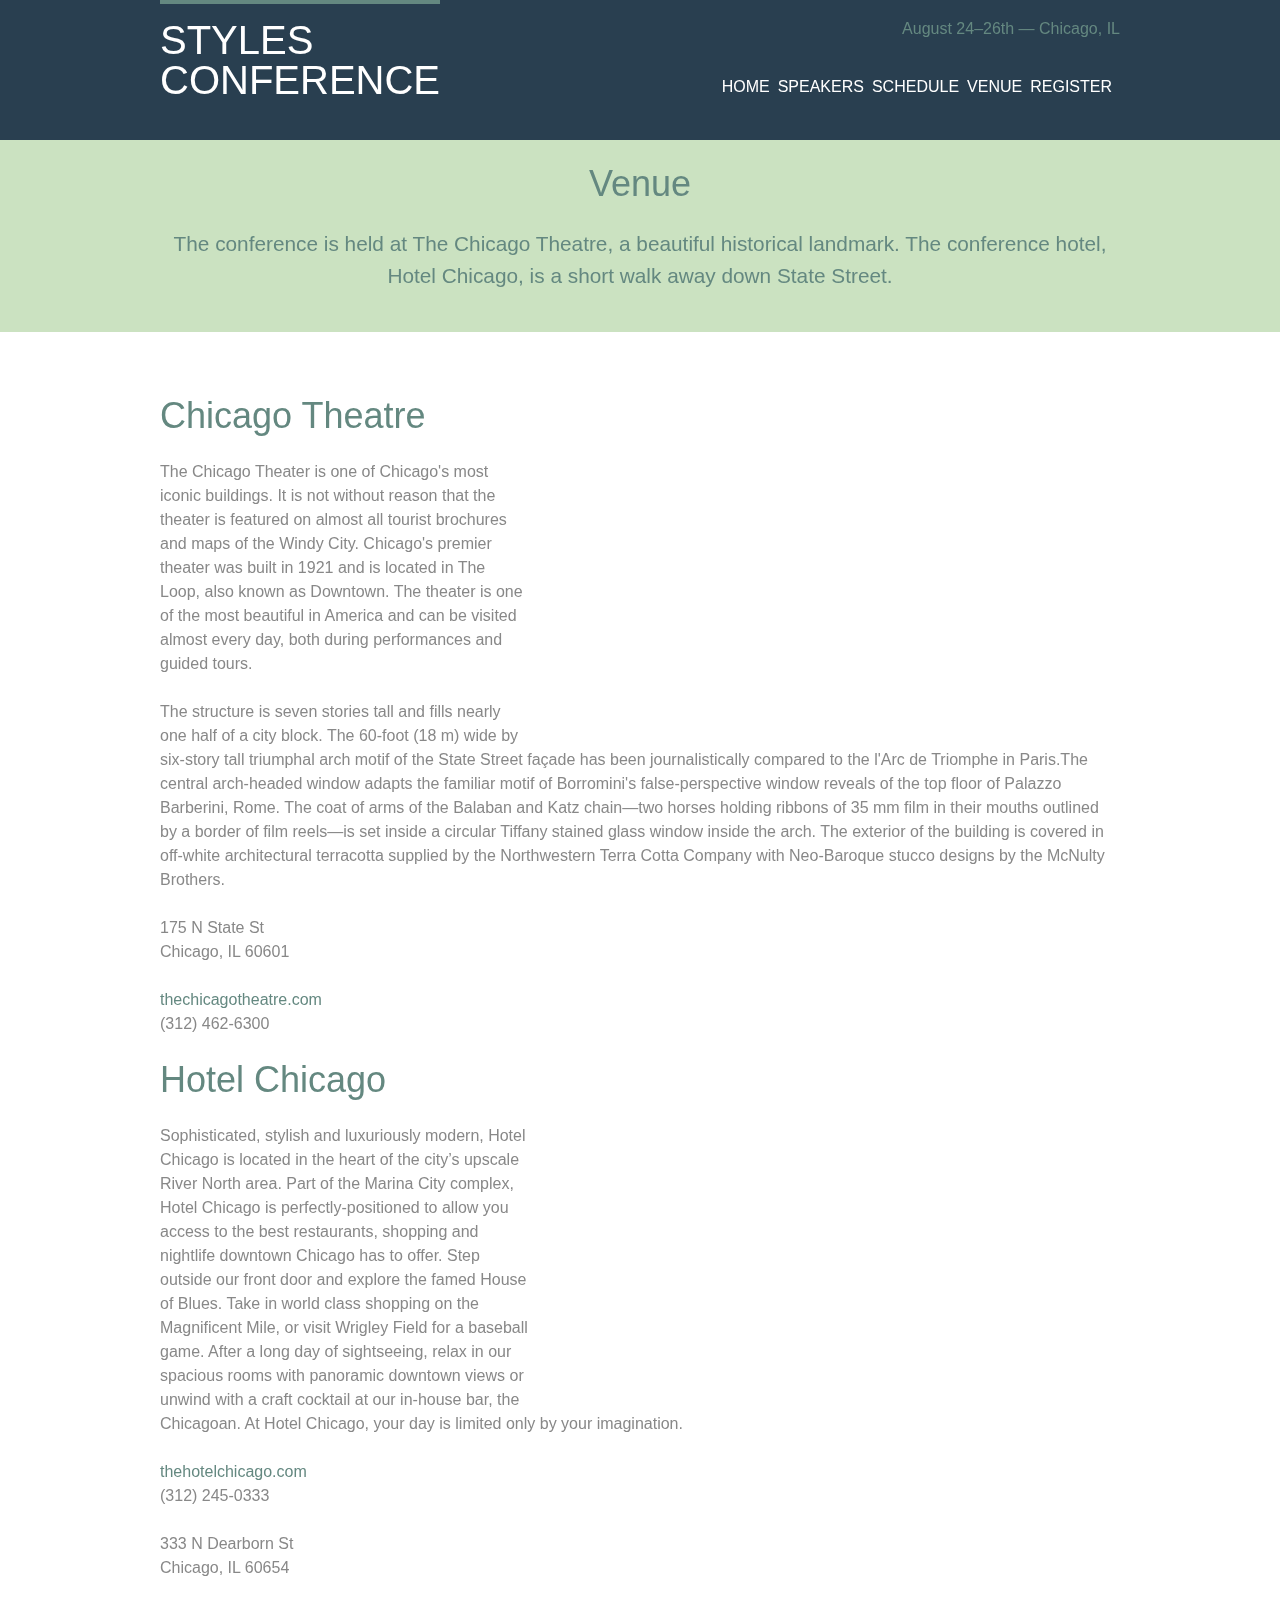
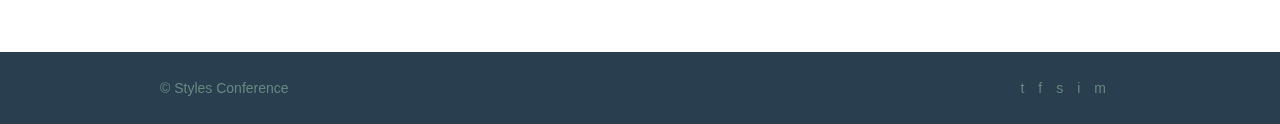
<file: starter/venue.html>
<!DOCTYPE html>
<html lang="en">
  <head>
    <meta charset="utf-8" />
    <meta name="viewport" content="width=device-width, initial-scale=1" />
    <title>Venue - Styles Conference</title>
    <link rel="icon" href="favicon.ico" type="image/x-icon" />
    <link rel="stylesheet" href="assets/stylesheets/main.css" />
  </head>

  <body>
    <!-- Header -->
    
    <header>
      <h1>
        <a href="index.html">Styles<br />Conference</a>
      </h1>

      <p>August 24&ndash;26th &mdash; Chicago, IL</p>

      <nav>
        <ul>
          <li><a href="index.html">Home</a></li>
          <li><a href="speakers.html">Speakers</a></li>
          <li><a href="schedule.html">Schedule</a></li>
          <li><a>Venue</a></li>
          <li><a href="register.html">Register</a></li>
        </ul>
      </nav>
    </header>
    
    <!-- Lead -->
    
    <section class="lead">
      <h2>Venue</h2>

      <p>
        The conference is held at The Chicago Theatre, a beautiful historical
        landmark. The conference hotel, Hotel Chicago, is a short walk away down
        State Street.
      </p>
    </section>
    
    <!-- Main content -->
    
    <main id="venue">
      <!-- Chicago Theatre -->
      <article>
        <h2>Chicago Theatre</h2>
        <iframe
          src="https://www.google.com/maps/embed?pb=!1m5!3m3!1m2!1s0x880e2ca55810a493%3A0x4700ddf60fcbfad6!2schicago+theatre!5e0!3m2!1sen!2sus!4v1388701393606"
        ></iframe>

        <p>
          The Chicago Theater is one of Chicago's most iconic buildings. It is
          not without reason that the theater is featured on almost all tourist
          brochures and maps of the Windy City. Chicago's premier theater was
          built in 1921 and is located in The Loop, also known as Downtown. The
          theater is one of the most beautiful in America and can be visited
          almost every day, both during performances and guided tours.
        </p>
        <p>
          The structure is seven stories tall and fills nearly one half of a
          city block. The 60-foot (18 m) wide by six-story tall triumphal arch
          motif of the State Street façade has been journalistically compared to
          the l'Arc de Triomphe in Paris.The central arch-headed window adapts
          the familiar motif of Borromini's false-perspective window reveals of
          the top floor of Palazzo Barberini, Rome. The coat of arms of the
          Balaban and Katz chain—two horses holding ribbons of 35 mm film in
          their mouths outlined by a border of film reels—is set inside a
          circular Tiffany stained glass window inside the arch. The exterior of
          the building is covered in off-white architectural terracotta supplied
          by the Northwestern Terra Cotta Company with Neo-Baroque stucco
          designs by the McNulty Brothers.
        </p>
        <p>
          175 N State St <br />
          Chicago, IL 60601
        </p>
        <p>
          <a href="http://www.thechicagotheatre.com/">thechicagotheatre.com</a>
          <br />
          (312) 462-6300
        </p>
      </article>
      <!-- Hotel Chicago -->
      <article>
        <h2>Hotel Chicago</h2>
        <iframe
          src="https://www.google.com/maps/embed?pb=!1m5!3m3!1m2!1s0x880e2cb1da049173%3A0xa5c91d255a775f0b!2sHotel+Sax+Chicago%2C+North+Dearborn+Street%2C+Chicago%2C+IL!5e0!3m2!1sen!2sus!4v1388702493978"
        ></iframe>
        <p>
          Sophisticated, stylish and luxuriously modern, Hotel Chicago is
          located in the heart of the city’s upscale River North area. Part of
          the Marina City complex, Hotel Chicago is perfectly-positioned to
          allow you access to the best restaurants, shopping and nightlife
          downtown Chicago has to offer. Step outside our front door and explore
          the famed House of Blues. Take in world class shopping on the
          Magnificent Mile, or visit Wrigley Field for a baseball game. After a
          long day of sightseeing, relax in our spacious rooms with panoramic
          downtown views or unwind with a craft cocktail at our in-house bar,
          the Chicagoan. At Hotel Chicago, your day is limited only by your
          imagination.
        </p>
        <p>
          <a href="http://thehotelchicago.com/">thehotelchicago.com</a> <br />
          (312) 245-0333
        </p>
        <p>
          333 N Dearborn St <br />
          Chicago, IL 60654
        </p>
      </article>
    </main>
    
    <!-- footer -->
    
    <footer>
      <small>&copy; Styles Conference</small>
      <ul>
        <li><a>t</a></li>
        <li><a>f</a></li>
        <li><a>s</a></li>
        <li><a>i</a></li>
        <li><a>m</a></li>
      </ul>
    </footer>
    
  </body>
</html>
</file>
<file: starter/assets/stylesheets/main.css>
@import url(reset.css);
/*
  ========================================
  general
  ========================================
*/
* {
  box-sizing: border-box;
}
body {
  color: #888;
  background-color: #293f50;
  font-size: 16px;
  line-height: 1.5rem;
  font-weight: 300;
  font-family: Arial, Helvetica, sans-serif;
  width: 100%;
  margin: 0;
}

header,
section.lead,
main,
footer {
  padding-top: 1.5rem;
  padding-bottom: 1.5rem;
  padding-left: max(2%, calc((100% - 960px) / 2));
  padding-right: max(2%, calc((100% - 960px) / 2));
  margin-left: 0;
  margin-right: 0;
  max-width: 960px;
}

section.lead {
  text-align: center;
  background-color: #cbe2c1;
}

#home section.lead {
  background-color: #293f50;
}
main {
  background-color: white;
  padding-top: 4rem;
  padding-bottom: 3rem;
}
@media screen and (min-width: 960px) {
  header,
  section.lead,
  main,
  footer {
    box-sizing: content-box;
  }
}

h1 {
  font-size: 3rem;
}
h2 {
  font-size: 2.25rem;
}
h3 {
  font-size: 1.5rem;
}
h4 {
  font-size: 1.3rem;
  margin-bottom: 1rem;
}

h1,
h2,
h3 {
  line-height: 2.5rem;
  color: #648880;
  margin-bottom: 1.5rem;
}
p {
  margin-bottom: 1.5rem;
}
em {
  font-style: italic;
}
/*
    ========================================
    Links
    ========================================
  */
a {
  color: #648880;
  text-decoration: none;
}

a:hover {
  color: #a9b2b9;
}
/*
  ========================================
  Header/Footer - Navigation
  ========================================
*/
nav ul,
footer,
footer ul {
  display: flex;
}
footer {
  justify-content: space-between;
}
nav li {
  margin-right: 0.5em;
}
footer li {
  margin-right: 1em;
}

/*
  ========================================
  Header
  ========================================
*/

header h1 {
  font-size: 2rem;
  line-height: 2rem;
  padding: 1rem 0;
  text-transform: uppercase;
  margin: 0;
}
header p {
  grid-area: date;
  margin: 0;
  font-size: 1rem;
  color: #648880;
}
header nav {
  margin: 0;
  font-size: 0.75rem;
  text-transform: uppercase;
}

header a {
  color: white;
}
@media screen and (min-width: 960px) {
  header {
    display: grid;
    grid-template-columns: auto 1fr; /* style conference takes the room it needs en de tagline en navigatie nemen de rest*/
    grid-template-rows: repeat(2, auto);
    grid-template-areas:
      'logo date'
      'logo navigation';
    justify-content: space-between;
    align-items: center;
    padding-top: 0;
  }
  header h1 {
    grid-area: logo;
    font-size: 2.5rem;
    line-height: 2.5rem;
    border-top: 4px solid #648880;
  }
  header nav {
    grid-area: navigation;
    font-size: 1rem;
    justify-self: end;
  }
  header p {
    grid-area: date;
    justify-self: end;
  }
}

/*
  ========================================
  Section - Leads
  ========================================
*/
.lead p {
  padding-bottom: 1rem;
  margin-bottom: 0;
  color: #648880;
}

@media screen and (min-width: 960px) {
  .lead p {
    font-size: 1.3rem;
    line-height: 2rem;
  }
}

/*
  ========================================
   Footer
  ========================================
*/
footer {
  width: 100%;
  color: #648880;
  font-size: 14px;
}

/*
  ========================================
  Index
  ========================================
*/
#home main img {
  width: 100%;
  border-radius: 0.75em;
}
.btn {
  border-radius: 5px;
  color: #fff;
  display: inline-block;
  letter-spacing: 0.5px;
  margin: 0;
  text-transform: uppercase;
}

.btn-alt {
  border: 1px solid #fff;
  padding: 10px 30px;
}

.btn-alt:hover {
  background: #fff;
  color: #648880;
}
#home main section {
  border-bottom: 1px solid black;
  margin-bottom: 0.5em;
}
#home main section:last-child {
  border-bottom: none;
}

@media screen and (min-width: 960px) {
  #home main {
    display: flex;
    justify-content: space-between;
  }
  #home main section {
    border-bottom: none;
    flex: 0 1 32%;
  }
}
/*
  ========================================
  Register
  ========================================
*/

.why-attend {
  list-style: disc;
  margin: 0 0 22px 30px;
}

form {
  margin: 20px;
}

label {
  color: #648880;
}

input,
select,
textarea {
  font: 300 16px/22px 'Lato', 'Open Sans', 'Helvetica Neue', Helvetica, Arial,
    sans-serif;
  border: 1px solid #c6c9cc;
  border-radius: 5px;
  color: #888;
  display: block;
  margin: 5px 0 27px 0;
  padding: 5px 8px;
}
input,
textarea {
  width: 100%;
}

select {
  height: 34px;
  width: 100%;
}

textarea {
  height: 78px;
}

.btn-default {
  border: 0;
  background: #648880;
  padding: 11px 30px;
  font-size: 14px;
}

.btn-default:hover {
  background: #77a198;
}

@media screen and (min-width: 960px) {
  .register-info {
    float: left;
    width: 70%;
    margin-top: 0;
    /* padding-right: 10px; */
  }
  form {
    float: right;
    width: 30%;
    margin: 0;
  }
  main {
    display: flow-root;
  }
}

/*
  ========================================
  Schedule
  ========================================
*/

table {
  margin-bottom: 44px;
  width: 100%;
}

th,
td {
  padding-bottom: 22px;
  vertical-align: top;
}

th {
  padding-right: 10px;
  text-align: right;
  width: 20%;
}

td {
  width: 40%;
}

thead th {
  color: #648880;
  font-size: 1.2rem;
}

tbody th {
  color: #a9b2b9;
  padding-top: 22px;
  text-transform: uppercase;
}

tbody td {
  border-top: 1px solid #dfe2e5;
  padding-top: 21px;
}

td:only-of-type {
  color: #a9b2b9;
}

table a {
  color: #888;
}

table a p:first-of-type {
  color: #648880;
  font-size: 1.1rem;
  margin-bottom: 0;
  margin-top: 0;
}

td:only-of-type {
  color: #a9b2b9;
}

@media screen and (min-width: 900px) {
  table a p:first-of-type {
    font-size: 1.25rem;
  }

  thead th {
    font-size: 1.5rem;
  }

  th {
    padding-right: 45px;
  }
}
/*
  ========================================
  Speakers
  ========================================
*/

#speakers article {
  display: grid;
  grid-template-columns: 1fr;
  grid-template-rows: 15rem auto;
  border-bottom: 1px solid #dfe2e5;
  margin-bottom: 1rem;
}
#speakers article figure {
  grid-row: 1;
  border: 1px solid #dfe2e5;
  margin-top: 4rem;
  margin-bottom: 1rem;
  padding-bottom: 1rem;
  text-align: center;
  border-radius: 1rem;
}
#speakers article figure img {
  height: 8rem;
  margin: -4rem 0 1rem;
  border-radius: 50%;
}

@media screen and (min-width: 960px) {
  #speakers {
    display: grid;
    grid-template-columns: 1fr 1fr;
    grid-gap: 1rem;
  }
  #speakers article {
    border-bottom: none;
  }
}
/*
  ========================================
  Venue
  ========================================
*/

#venue iframe {
  width: 100%;
  height: 100%;
}
@media screen and (min-width: 960px) {
  #venue iframe {
    width: 60%;
    height: 264px;
    float: right;
    margin: 0 0 1em 1em;
  }
}
</file>
